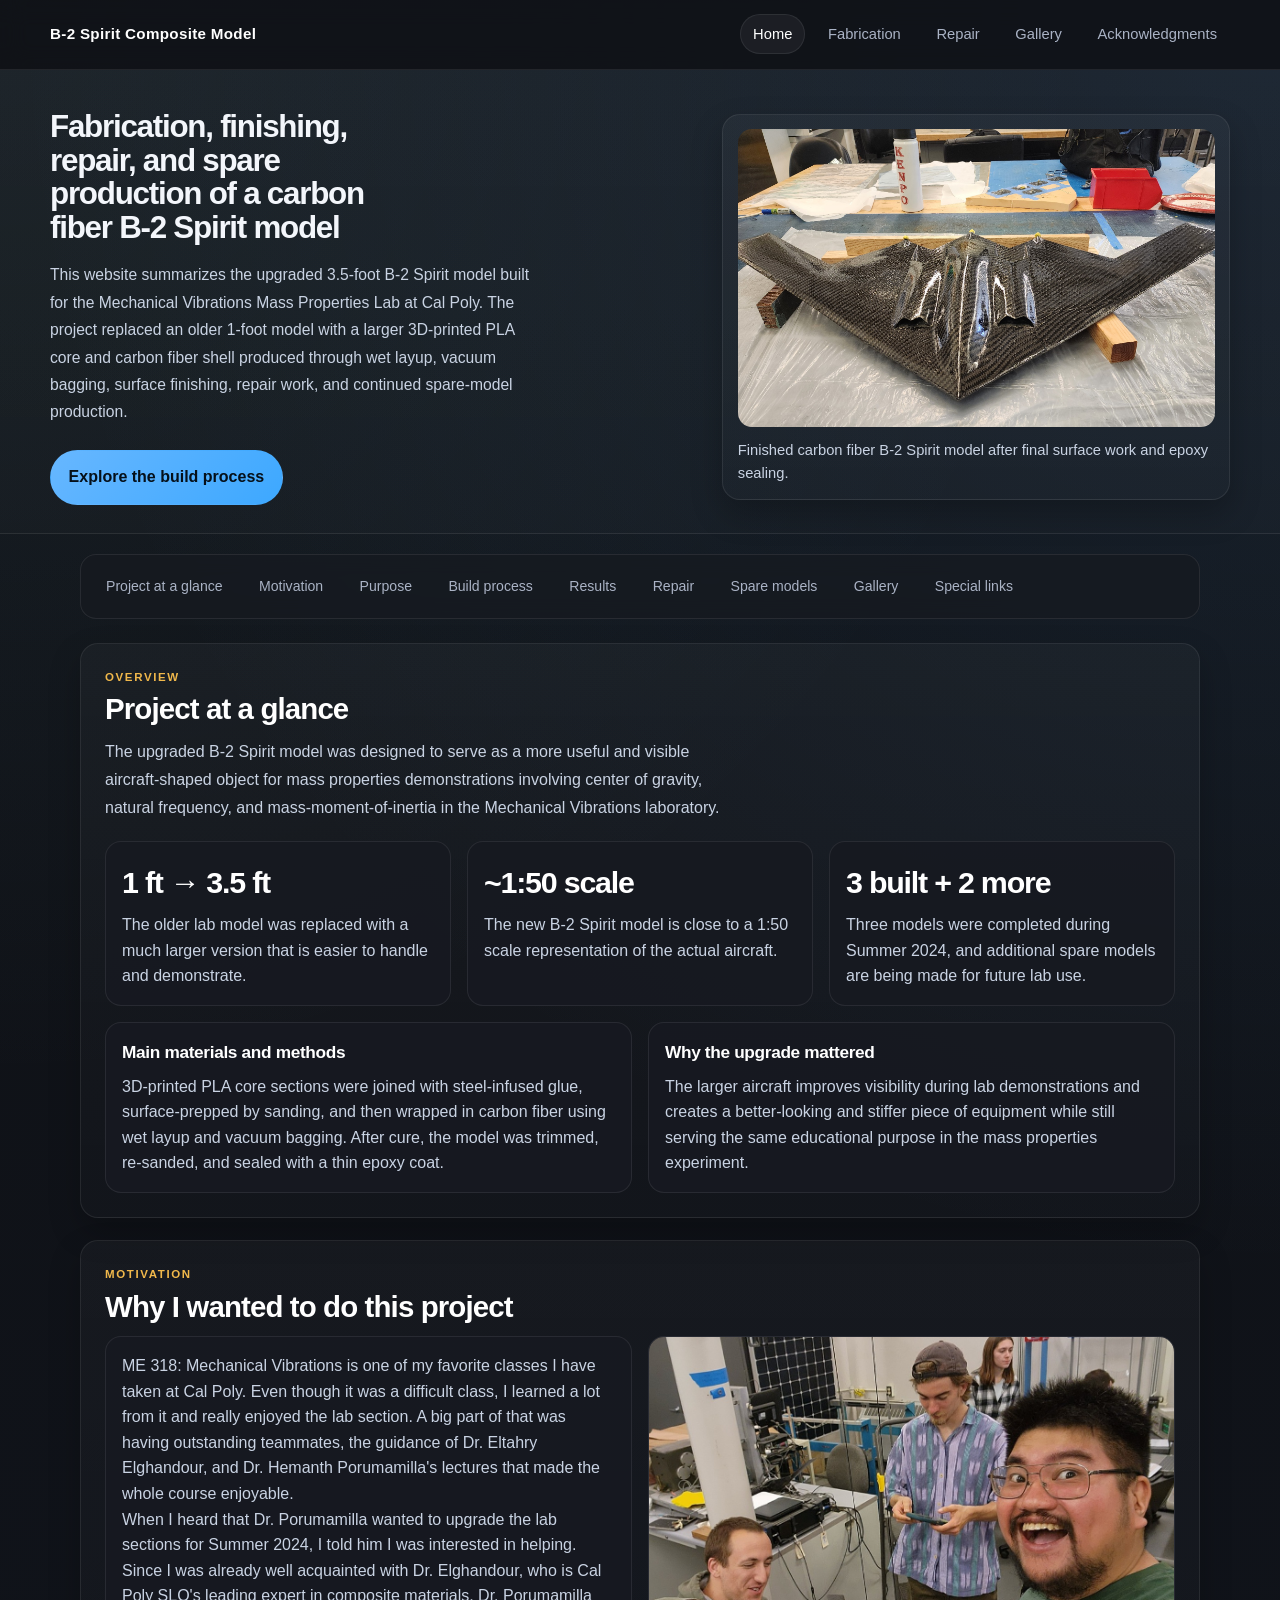
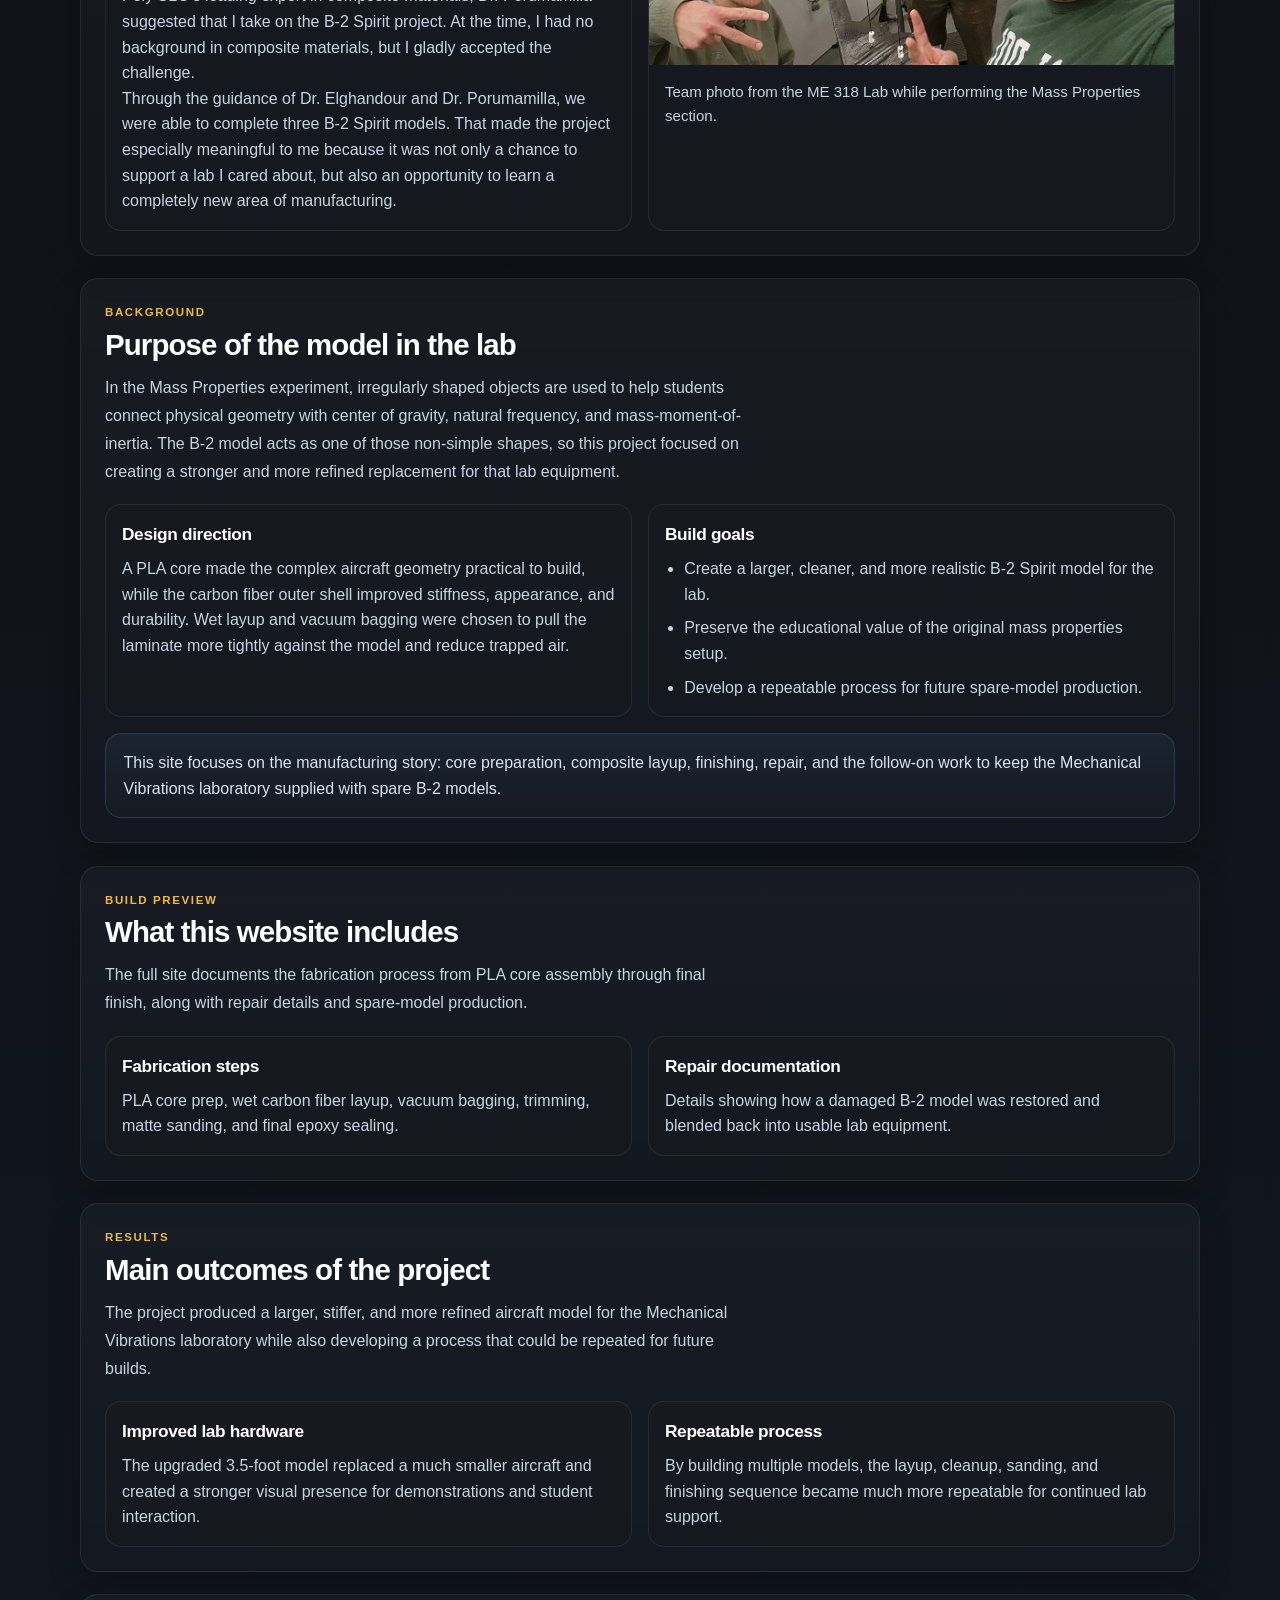
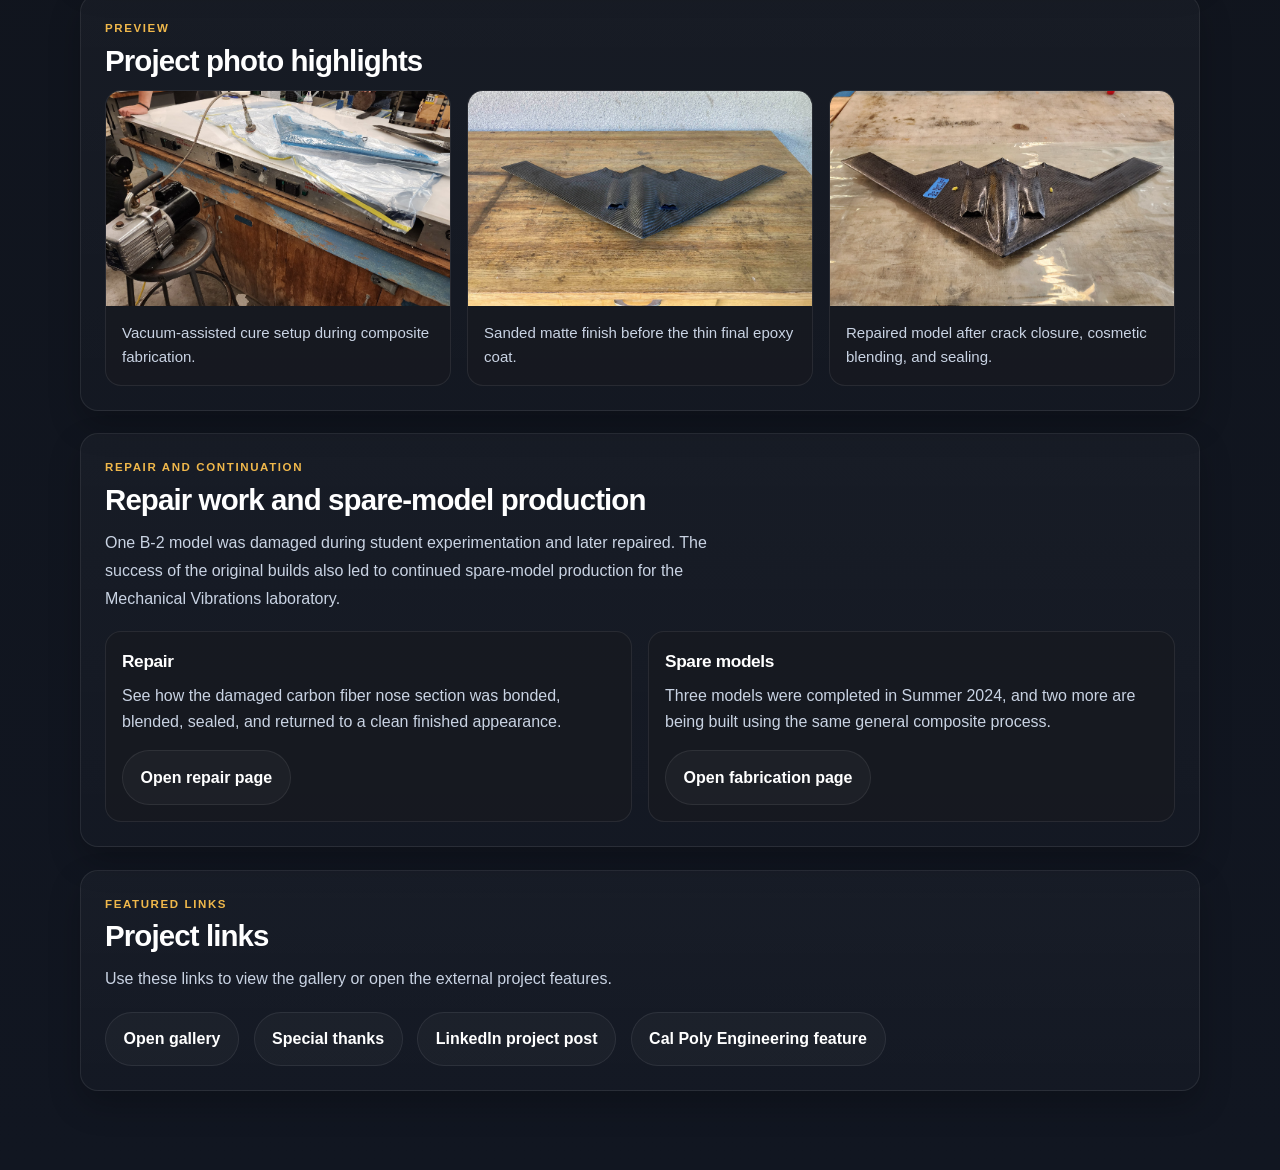
<file: index.html>
<!DOCTYPE html>
<html lang="en">
<head>
  <meta charset="UTF-8" />
  <meta name="viewport" content="width=device-width, initial-scale=1.0" />
  <title>B-2 Spirit Composite Model | Home</title>
  <meta
    name="description"
    content="Overview of the B-2 Spirit composite model project for the Mechanical Vibrations Mass Properties Lab."
  />
  <link rel="stylesheet" href="style.css" />

  <style>
    body.index-page {
      background:
        radial-gradient(circle at top right, rgba(103, 183, 255, 0.12), transparent 28%),
        radial-gradient(circle at top left, rgba(143, 226, 255, 0.08), transparent 24%),
        linear-gradient(180deg, #0f1115 0%, #111621 100%);
      color: #e9edf5;
    }

    .index-page .site-header {
      position: sticky;
      top: 0;
      z-index: 100;
      backdrop-filter: blur(12px);
      background: rgba(15, 17, 21, 0.82);
      border-bottom: 1px solid rgba(255,255,255,0.08);
    }

    .index-page .nav-wrap,
    .index-page .hero-shell,
    .index-page .home-main {
      width: min(1180px, calc(100% - 2rem));
      margin: 0 auto;
    }

    .index-page .nav-wrap {
      display: flex;
      align-items: center;
      justify-content: space-between;
      gap: 1rem;
      padding: 0.9rem 0;
    }

    .index-page .brand {
      font-weight: 700;
      letter-spacing: 0.02em;
      font-size: 0.95rem;
      color: #ffffff;
      white-space: nowrap;
      text-decoration: none;
    }

    .index-page nav ul {
      margin: 0;
      padding: 0;
      list-style: none;
      display: flex;
      flex-wrap: wrap;
      justify-content: flex-end;
      gap: 0.6rem;
    }

    .index-page nav a {
      display: inline-block;
      font-size: 0.92rem;
      color: #aab3c5;
      padding: 0.45rem 0.75rem;
      border-radius: 999px;
      border: 1px solid transparent;
      text-decoration: none;
      transition: 0.2s ease;
    }

    .index-page nav a.active,
    .index-page nav a:hover {
      color: #ffffff;
      background: rgba(255,255,255,0.05);
      border-color: rgba(255,255,255,0.08);
    }

    .index-page .hero-wrap {
      border-bottom: 1px solid rgba(255,255,255,0.08);
      background: linear-gradient(180deg, rgba(255,255,255,0.02), rgba(255,255,255,0.01));
    }

    .index-page .hero-shell {
      padding: 2.5rem 0 1.8rem;
    }

    .index-page .hero {
      display: grid;
      grid-template-columns: minmax(620px, 1.1fr) minmax(360px, 0.9fr);
      gap: 3.25rem;
      align-items: center;
      margin: 0;
      padding: 0;
      max-width: none;
    }

    .index-page .hero-copy {
      background: transparent;
      border: 0;
      box-shadow: none;
      padding: 0;
    }

    .index-page .hero-copy h1 {
      font-size: clamp(1.35rem, 2.45vw, 2.35rem);
      line-height: 1.08;
      letter-spacing: -0.04em;
      margin: 0 0 1rem;
      color: #f3f6fb;
      max-width: 18ch;
    }

    .index-page .hero-copy p.lead {
      font-size: 0.98rem;
      line-height: 1.75;
      color: #c9d3e3;
      margin: 0;
      max-width: 56ch;
    }

    .index-page .hero-actions,
    .index-page .button-row {
      display: flex;
      flex-wrap: wrap;
      gap: 0.9rem;
      margin-top: 1.5rem;
    }

    .index-page .button {
      display: inline-flex;
      align-items: center;
      justify-content: center;
      padding: 0.85rem 1.1rem;
      border-radius: 999px;
      border: 1px solid rgba(255,255,255,0.08);
      font-weight: 600;
      text-decoration: none;
      transition: transform 0.2s ease, filter 0.2s ease, background 0.2s ease;
    }

    .index-page .button:hover {
      transform: translateY(-1px);
      text-decoration: none;
    }

    .index-page .button.primary {
      background: linear-gradient(135deg, #67b7ff, #3da8ff);
      color: #05101a;
      border-color: transparent;
    }

    .index-page .button.secondary {
      background: rgba(255,255,255,0.03);
      color: #ffffff;
    }

    .index-page .hero-card {
      max-width: 600px;
      margin-left: auto;
      background: linear-gradient(180deg, rgba(255,255,255,0.04), rgba(255,255,255,0.015));
      border: 1px solid rgba(255,255,255,0.08);
      border-radius: 18px;
      padding: 0.9rem;
      box-shadow: 0 14px 32px rgba(0,0,0,0.24);
      overflow: hidden;
    }

    .index-page .hero-image img {
      width: 100%;
      border-radius: 14px;
      aspect-ratio: 16 / 10;
      object-fit: cover;
      display: block;
    }

    .index-page .hero-caption {
      margin-top: 0.75rem;
      font-size: 0.92rem;
      line-height: 1.55;
      color: #c9d3e3;
    }

    .index-page .section-nav {
      position: sticky;
      top: 4.2rem;
      z-index: 50;
      margin: 1.2rem 0 1.5rem;
      padding: 0.75rem;
      background: rgba(23, 26, 33, 0.78);
      border: 1px solid rgba(255,255,255,0.08);
      border-radius: 16px;
      backdrop-filter: blur(10px);
      overflow-x: auto;
    }

    .index-page .section-nav-inner {
      display: flex;
      gap: 0.65rem;
      min-width: max-content;
    }

    .index-page .section-nav a {
      color: #aab3c5;
      font-size: 0.88rem;
      padding: 0.45rem 0.75rem;
      border-radius: 999px;
      text-decoration: none;
      border: 1px solid transparent;
      white-space: nowrap;
    }

    .index-page .section-nav a:hover {
      color: #ffffff;
      background: rgba(255,255,255,0.04);
      border-color: rgba(255,255,255,0.08);
    }

    .index-page .home-main {
      padding: 0 0 3.5rem;
    }

    .index-page .home-section {
      margin-bottom: 1.4rem;
      padding: 1.5rem;
      background: linear-gradient(180deg, rgba(255,255,255,0.03), rgba(255,255,255,0.015));
      border: 1px solid rgba(255,255,255,0.08);
      border-radius: 18px;
      box-shadow: 0 14px 32px rgba(0,0,0,0.22);
      scroll-margin-top: 7rem;
    }

    .index-page .section-kicker {
      text-transform: uppercase;
      letter-spacing: 0.14em;
      font-size: 0.72rem;
      font-weight: 700;
      color: #f0b84b;
      margin-bottom: 0.45rem;
    }

    .index-page .home-section h2 {
      margin: 0 0 0.8rem;
      font-size: clamp(1.8rem, 2.3vw, 2.5rem);
      line-height: 1.1;
      letter-spacing: -0.03em;
      color: #ffffff;
    }

    .index-page .section-lede {
      color: #c9d3e3;
      max-width: 72ch;
      margin: 0 0 1.15rem;
      line-height: 1.75;
    }

    .index-page .stats-grid,
    .index-page .info-grid,
    .index-page .gallery-grid {
      display: grid;
      gap: 1rem;
    }

    .index-page .stats-grid {
      grid-template-columns: repeat(3, minmax(0, 1fr));
      margin-bottom: 1rem;
    }

    .index-page .info-grid {
      grid-template-columns: repeat(2, minmax(0, 1fr));
    }

    .index-page .gallery-grid {
      grid-template-columns: repeat(3, minmax(0, 1fr));
    }

    .index-page .stat-card,
    .index-page .info-card,
    .index-page .mini-card,
    .index-page .figure-card {
      background: rgba(23, 26, 33, 0.92);
      border: 1px solid rgba(255,255,255,0.08);
      border-radius: 16px;
      padding: 1rem;
    }

    .index-page .stat-value {
      font-size: 1.9rem;
      font-weight: 800;
      letter-spacing: -0.04em;
      margin-bottom: 0.35rem;
      color: #ffffff;
    }

    .index-page .stat-label,
    .index-page .info-card p,
    .index-page .mini-card p,
    .index-page .figure-caption,
    .index-page li {
      color: #c9d3e3;
      margin: 0;
    }

    .index-page .info-card h3,
    .index-page .mini-card h3 {
      margin: 0 0 0.45rem;
      font-size: 1.08rem;
      color: #ffffff;
      letter-spacing: -0.02em;
    }

    .index-page .figure-card,
    .index-page .figure {
      overflow: hidden;
    }

    .index-page .figure-card {
      padding: 0;
    }

    .index-page .figure-card img,
    .index-page .figure img {
      width: 100%;
      display: block;
      aspect-ratio: 16 / 10;
      object-fit: cover;
    }

    .index-page .figure-caption,
    .index-page .caption {
      padding: 0.9rem 1rem 1rem;
      font-size: 0.94rem;
      line-height: 1.6;
      color: #c9d3e3;
    }

    .index-page .note-card {
      margin-top: 1rem;
      padding: 1rem 1.1rem;
      border-radius: 16px;
      background: linear-gradient(180deg, rgba(103,183,255,0.08), rgba(255,255,255,0.015));
      border: 1px solid rgba(103,183,255,0.18);
      color: #d8e4f4;
    }

    .index-page .bullet-list {
      margin: 0;
      padding-left: 1.2rem;
    }

    .index-page .bullet-list li + li {
      margin-top: 0.5rem;
    }

    .index-page .featured-links {
      display: flex;
      flex-wrap: wrap;
      gap: 0.9rem;
      margin-top: 1rem;
    }

    @media (max-width: 980px) {
      .index-page .hero,
      .index-page .stats-grid,
      .index-page .info-grid,
      .index-page .gallery-grid {
        grid-template-columns: 1fr;
      }

      .index-page .hero-copy h1 {
        max-width: none;
      }

      .index-page .hero-card {
        max-width: none;
        margin-left: 0;
      }
    }

    @media (max-width: 720px) {
      .index-page .nav-wrap {
        align-items: flex-start;
        flex-direction: column;
      }

      .index-page .hero-shell {
        padding-top: 2.6rem;
      }

      .index-page .home-section {
        padding: 1.15rem;
      }
    }
  </style>
</head>
<body class="index-page">
  <header class="site-header">
    <div class="nav-wrap">
      <a class="brand" href="index.html">B-2 Spirit Composite Model</a>
      <nav aria-label="Main navigation">
        <ul>
          <li><a class="active" href="index.html">Home</a></li>
          <li><a href="fabrication.html">Fabrication</a></li>
          <li><a href="repair.html">Repair</a></li>
          <li><a href="gallery.html">Gallery</a></li>
          <li><a href="acknowledgments.html">Acknowledgments</a></li>
        </ul>
      </nav>
    </div>
  </header>

  <div class="hero-wrap">
    <div class="hero-shell">
      <section class="hero">
        <div class="hero-copy">
          <h1>Fabrication, finishing, repair, and spare production of a carbon fiber B-2 Spirit model</h1>
          <p class="lead">
            This website summarizes the upgraded 3.5-foot B-2 Spirit model built for the Mechanical Vibrations Mass Properties Lab at Cal Poly. The project replaced an older 1-foot model with a larger 3D-printed PLA core and carbon fiber shell produced through wet layup, vacuum bagging, surface finishing, repair work, and continued spare-model production.
          </p>
          <div class="hero-actions">
            <a class="button primary" href="fabrication.html">Explore the build process</a>
          </div>
        </div>

        <div class="hero-card hero-image">
          <img src="assets/final-gloss.jpg" alt="Completed glossy B-2 Spirit carbon fiber model on a workbench" />
          <div class="hero-caption">
            Finished carbon fiber B-2 Spirit model after final surface work and epoxy sealing.
          </div>
        </div>
      </section>
    </div>
  </div>

  <main class="home-main">
    <nav class="section-nav" aria-label="Section navigation">
      <div class="section-nav-inner">
        <a href="#overview">Project at a glance</a>
        <a href="#motivation">Motivation</a>
        <a href="#purpose">Purpose</a>
        <a href="#build">Build process</a>
        <a href="#results">Results</a>
        <a href="#repair-link">Repair</a>
        <a href="#spares">Spare models</a>
        <a href="#gallery-preview">Gallery</a>
        <a href="#links">Special links</a>
      </div>
    </nav>

    <section class="home-section" id="overview">
      <div class="section-kicker">Overview</div>
      <h2>Project at a glance</h2>
      <p class="section-lede">
        The upgraded B-2 Spirit model was designed to serve as a more useful and visible aircraft-shaped object for mass properties demonstrations involving center of gravity, natural frequency, and mass-moment-of-inertia in the Mechanical Vibrations laboratory.
      </p>

      <div class="stats-grid">
        <div class="stat-card">
          <div class="stat-value">1 ft → 3.5 ft</div>
          <p class="stat-label">
            The older lab model was replaced with a much larger version that is easier to handle and demonstrate.
          </p>
        </div>
        <div class="stat-card">
          <div class="stat-value">~1:50 scale</div>
          <p class="stat-label">
            The new B-2 Spirit model is close to a 1:50 scale representation of the actual aircraft.
          </p>
        </div>
        <div class="stat-card">
          <div class="stat-value">3 built + 2 more</div>
          <p class="stat-label">
            Three models were completed during Summer 2024, and additional spare models are being made for future lab use.
          </p>
        </div>
      </div>

      <div class="info-grid">
        <div class="info-card">
          <h3>Main materials and methods</h3>
          <p>
            3D-printed PLA core sections were joined with steel-infused glue, surface-prepped by sanding, and then wrapped in carbon fiber using wet layup and vacuum bagging. After cure, the model was trimmed, re-sanded, and sealed with a thin epoxy coat.
          </p>
        </div>
        <div class="info-card">
          <h3>Why the upgrade mattered</h3>
          <p>
            The larger aircraft improves visibility during lab demonstrations and creates a better-looking and stiffer piece of equipment while still serving the same educational purpose in the mass properties experiment.
          </p>
        </div>
      </div>
    </section>

    <section class="home-section" id="motivation">
      <div class="section-kicker">Motivation</div>
      <h2>Why I wanted to do this project</h2>

      <div class="info-grid">
        <div class="info-card">
          <p>
            ME 318: Mechanical Vibrations is one of my favorite classes I have taken at Cal Poly. Even though it was a difficult class, I learned a lot from it and really enjoyed the lab section. A big part of that was having outstanding teammates, the guidance of Dr. Eltahry Elghandour, and Dr. Hemanth Porumamilla's lectures that made the whole course enjoyable.
          </p>
          <p> </p>
          <p>
            When I heard that Dr. Porumamilla wanted to upgrade the lab sections for Summer 2024, I told him I was interested in helping. Since I was already well acquainted with Dr. Elghandour,  who is Cal Poly SLO's leading expert in composite materials, Dr. Porumamilla suggested that I take on the B-2 Spirit project. At the time, I had no background in composite materials, but I gladly accepted the challenge.
          </p>
          <p> </p>
          <p>
            Through the guidance of Dr. Elghandour and Dr. Porumamilla, we were able to complete three B-2 Spirit models. That made the project especially meaningful to me because it was not only a chance to support a lab I cared about, but also an opportunity to learn a completely new area of manufacturing.
          </p>
        </div>

        <div class="figure-card">
          <img src="assets/team-photo.jpg" alt="Team photo from the B-2 Spirit project" />
          <div class="figure-caption">
            Team photo from the ME 318 Lab while performing the Mass Properties section.
          </div>
        </div>
      </div>
    </section>

    <section class="home-section" id="purpose">
      <div class="section-kicker">Background</div>
      <h2>Purpose of the model in the lab</h2>
      <p class="section-lede">
        In the Mass Properties experiment, irregularly shaped objects are used to help students connect physical geometry with center of gravity, natural frequency, and mass-moment-of-inertia. The B-2 model acts as one of those non-simple shapes, so this project focused on creating a stronger and more refined replacement for that lab equipment.
      </p>

      <div class="info-grid">
        <div class="info-card">
          <h3>Design direction</h3>
          <p>
            A PLA core made the complex aircraft geometry practical to build, while the carbon fiber outer shell improved stiffness, appearance, and durability. Wet layup and vacuum bagging were chosen to pull the laminate more tightly against the model and reduce trapped air.
          </p>
        </div>

        <div class="info-card">
          <h3>Build goals</h3>
          <ul class="bullet-list">
            <li>Create a larger, cleaner, and more realistic B-2 Spirit model for the lab.</li>
            <li>Preserve the educational value of the original mass properties setup.</li>
            <li>Develop a repeatable process for future spare-model production.</li>
          </ul>
        </div>
      </div>

      <div class="note-card">
        This site focuses on the manufacturing story: core preparation, composite layup, finishing, repair, and the follow-on work to keep the Mechanical Vibrations laboratory supplied with spare B-2 models.
      </div>
    </section>

    <section class="home-section" id="build">
      <div class="section-kicker">Build preview</div>
      <h2>What this website includes</h2>
      <p class="section-lede">
        The full site documents the fabrication process from PLA core assembly through final finish, along with repair details and spare-model production.
      </p>

      <div class="info-grid">
        <div class="mini-card">
          <h3>Fabrication steps</h3>
          <p>PLA core prep, wet carbon fiber layup, vacuum bagging, trimming, matte sanding, and final epoxy sealing.</p>
        </div>
        <div class="mini-card">
          <h3>Repair documentation</h3>
          <p>Details showing how a damaged B-2 model was restored and blended back into usable lab equipment.</p>
        </div>
      </div>
    </section>

    <section class="home-section" id="results">
      <div class="section-kicker">Results</div>
      <h2>Main outcomes of the project</h2>
      <p class="section-lede">
        The project produced a larger, stiffer, and more refined aircraft model for the Mechanical Vibrations laboratory while also developing a process that could be repeated for future builds.
      </p>

      <div class="info-grid">
        <div class="mini-card">
          <h3>Improved lab hardware</h3>
          <p>The upgraded 3.5-foot model replaced a much smaller aircraft and created a stronger visual presence for demonstrations and student interaction.</p>
        </div>
        <div class="mini-card">
          <h3>Repeatable process</h3>
          <p>By building multiple models, the layup, cleanup, sanding, and finishing sequence became much more repeatable for continued lab support.</p>
        </div>
      </div>
    </section>

    <section class="home-section" id="gallery-preview">
      <div class="section-kicker">Preview</div>
      <h2>Project photo highlights</h2>

      <div class="gallery-grid">
        <div class="figure-card">
          <img src="assets/vacuum-pump.jpg" alt="Vacuum pump connected to the layup bag" />
          <div class="figure-caption">Vacuum-assisted cure setup during composite fabrication.</div>
        </div>
        <div class="figure-card">
          <img src="assets/matte-finish.jpg" alt="Sanded matte finish before final epoxy seal coat" />
          <div class="figure-caption">Sanded matte finish before the thin final epoxy coat.</div>
        </div>
        <div class="figure-card">
          <img src="assets/repair-full.jpg" alt="Repaired B-2 Spirit model after repair was completed" />
          <div class="figure-caption">Repaired model after crack closure, cosmetic blending, and sealing.</div>
        </div>
      </div>
    </section>

    <section class="home-section" id="repair-link">
      <div class="section-kicker">Repair and continuation</div>
      <h2>Repair work and spare-model production</h2>
      <p class="section-lede">
        One B-2 model was damaged during student experimentation and later repaired. The success of the original builds also led to continued spare-model production for the Mechanical Vibrations laboratory.
      </p>

      <div class="info-grid">
        <div class="mini-card">
          <h3>Repair</h3>
          <p>See how the damaged carbon fiber nose section was bonded, blended, sealed, and returned to a clean finished appearance.</p>
          <div class="featured-links">
            <a class="button secondary" href="repair.html">Open repair page</a>
          </div>
        </div>
        <div class="mini-card" id="spares">
          <h3>Spare models</h3>
          <p>Three models were completed in Summer 2024, and two more are being built using the same general composite process.</p>
          <div class="featured-links">
            <a class="button secondary" href="fabrication.html">Open fabrication page</a>
          </div>
        </div>
      </div>
    </section>

    <section class="home-section" id="links">
      <div class="section-kicker">Featured links</div>
      <h2>Project links</h2>
      <p class="section-lede">
        Use these links to view the gallery or open the external project features.
      </p>

      <div class="featured-links">
        <a class="button secondary" href="gallery.html">Open gallery</a>
        <a class="button secondary" href="acknowledgments.html">Special thanks</a>
        <a
          class="button secondary"
          href="https://www.linkedin.com/posts/john-f-tomas_calpolyengineering-calpolymechanicalengineering-activity-7405005292553457664-iVJH?utm_source=share&utm_medium=member_desktop&rcm=ACoAAD9UJ3QBx8UnV5CKLwGNR-9RdJzGk0k2j6o"
          target="_blank"
          rel="noopener noreferrer"
        >
          LinkedIn project post
        </a>
        <a
          class="button secondary"
          href="https://ceng.calpoly.edu/connection/2024/10/shop-talk/"
          target="_blank"
          rel="noopener noreferrer"
        >
          Cal Poly Engineering feature
        </a>
      </div>
    </section>
  </main>
</body>
</html>
</file>
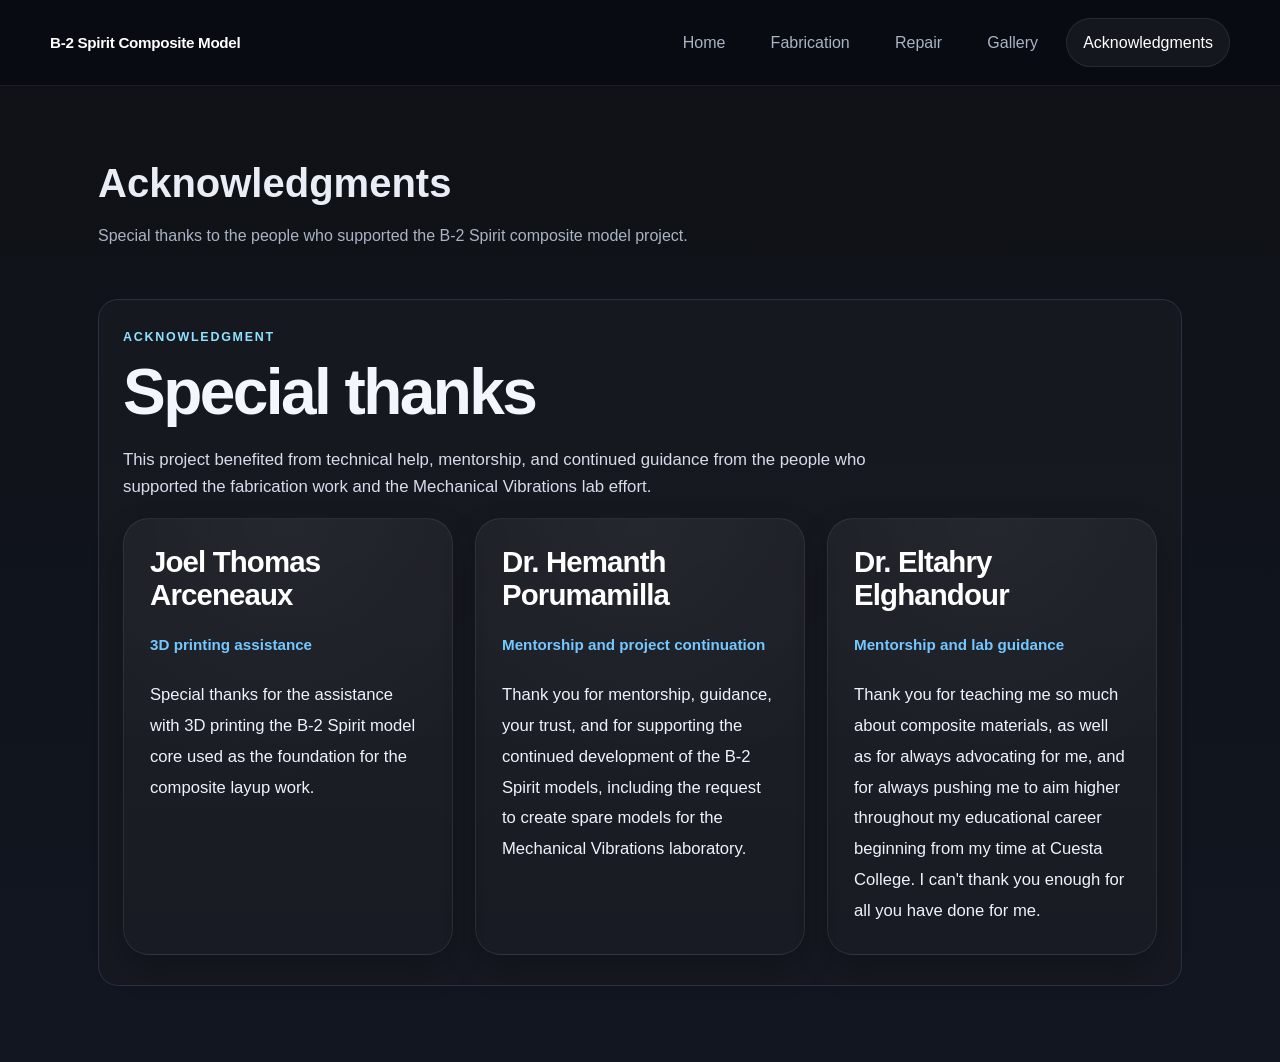
<file: acknowledgments.html>
<!DOCTYPE html>
<html lang="en">
<head>
  <meta charset="UTF-8" />
  <meta name="viewport" content="width=device-width, initial-scale=1.0" />
  <title>B-2 Spirit Composite Model | Acknowledgments</title>
  <meta
    name="description"
    content="Acknowledgments and featured links for the B-2 Spirit composite model project."
  />
  <link rel="stylesheet" href="style.css" />
</head>
<body>
  <header class="site-header">
    <div class="nav-wrap">
      <a class="brand" href="index.html">B-2 Spirit Composite Model</a>
      <nav aria-label="Main navigation">
        <ul>
          <li><a href="index.html">Home</a></li>
          <li><a href="fabrication.html">Fabrication</a></li>
          <li><a href="repair.html">Repair</a></li>
          <li><a href="gallery.html">Gallery</a></li>
          <li><a class="active" href="acknowledgments.html">Acknowledgments</a></li>
        </ul>
      </nav>
    </div>
  </header>

  <div class="page-intro">
    <h1>Acknowledgments</h1>
    <p>Special thanks to the people who supported the B-2 Spirit composite model project.</p>
  </div>

  <main>
    <section class="section thanks-section">
      <div class="section-header">
        <div
          class="eyebrow"
          style="background: transparent; border-color: transparent; color: var(--accent-2); padding: 0; margin-bottom: 0.75rem; letter-spacing: 0.14em; text-transform: uppercase; font-size: 0.78rem;"
        >
          Acknowledgment
        </div>

        <h2 class="big-title">Special thanks</h2>

        <p class="muted" style="font-size: 1.05rem; max-width: 820px; margin-top: 1rem;">
          This project benefited from technical help, mentorship, and continued guidance from the people who supported the fabrication work and the Mechanical Vibrations lab effort.
        </p>
      </div>

      <div class="thanks-grid">
        <div class="thanks-card">
          <h3>Joel Thomas Arceneaux</h3>
          <div class="thanks-role">3D printing assistance</div>
          <p>
            Special thanks for the assistance with 3D printing the B-2 Spirit model core used as the foundation for the composite layup work.
          </p>
        </div>

        <div class="thanks-card">
          <h3>Dr. Hemanth Porumamilla</h3>
          <div class="thanks-role">Mentorship and project continuation</div>
          <p>
            Thank you for mentorship, guidance, your trust, and for supporting the continued development of the B-2 Spirit models, including the request to create spare models for the Mechanical Vibrations laboratory.
          </p>
        </div>

        <div class="thanks-card">
          <h3>Dr. Eltahry Elghandour</h3>
          <div class="thanks-role">Mentorship and lab guidance</div>
          <p>
            Thank you for teaching me so much about composite materials, as well as for always advocating for me, and for always pushing me to aim higher throughout my educational career beginning from my time at Cuesta College. I can't thank you enough for all you have done for me.
          </p>
        </div>
      </div>
    </section>
  </main>
</body>
</html>
</file>
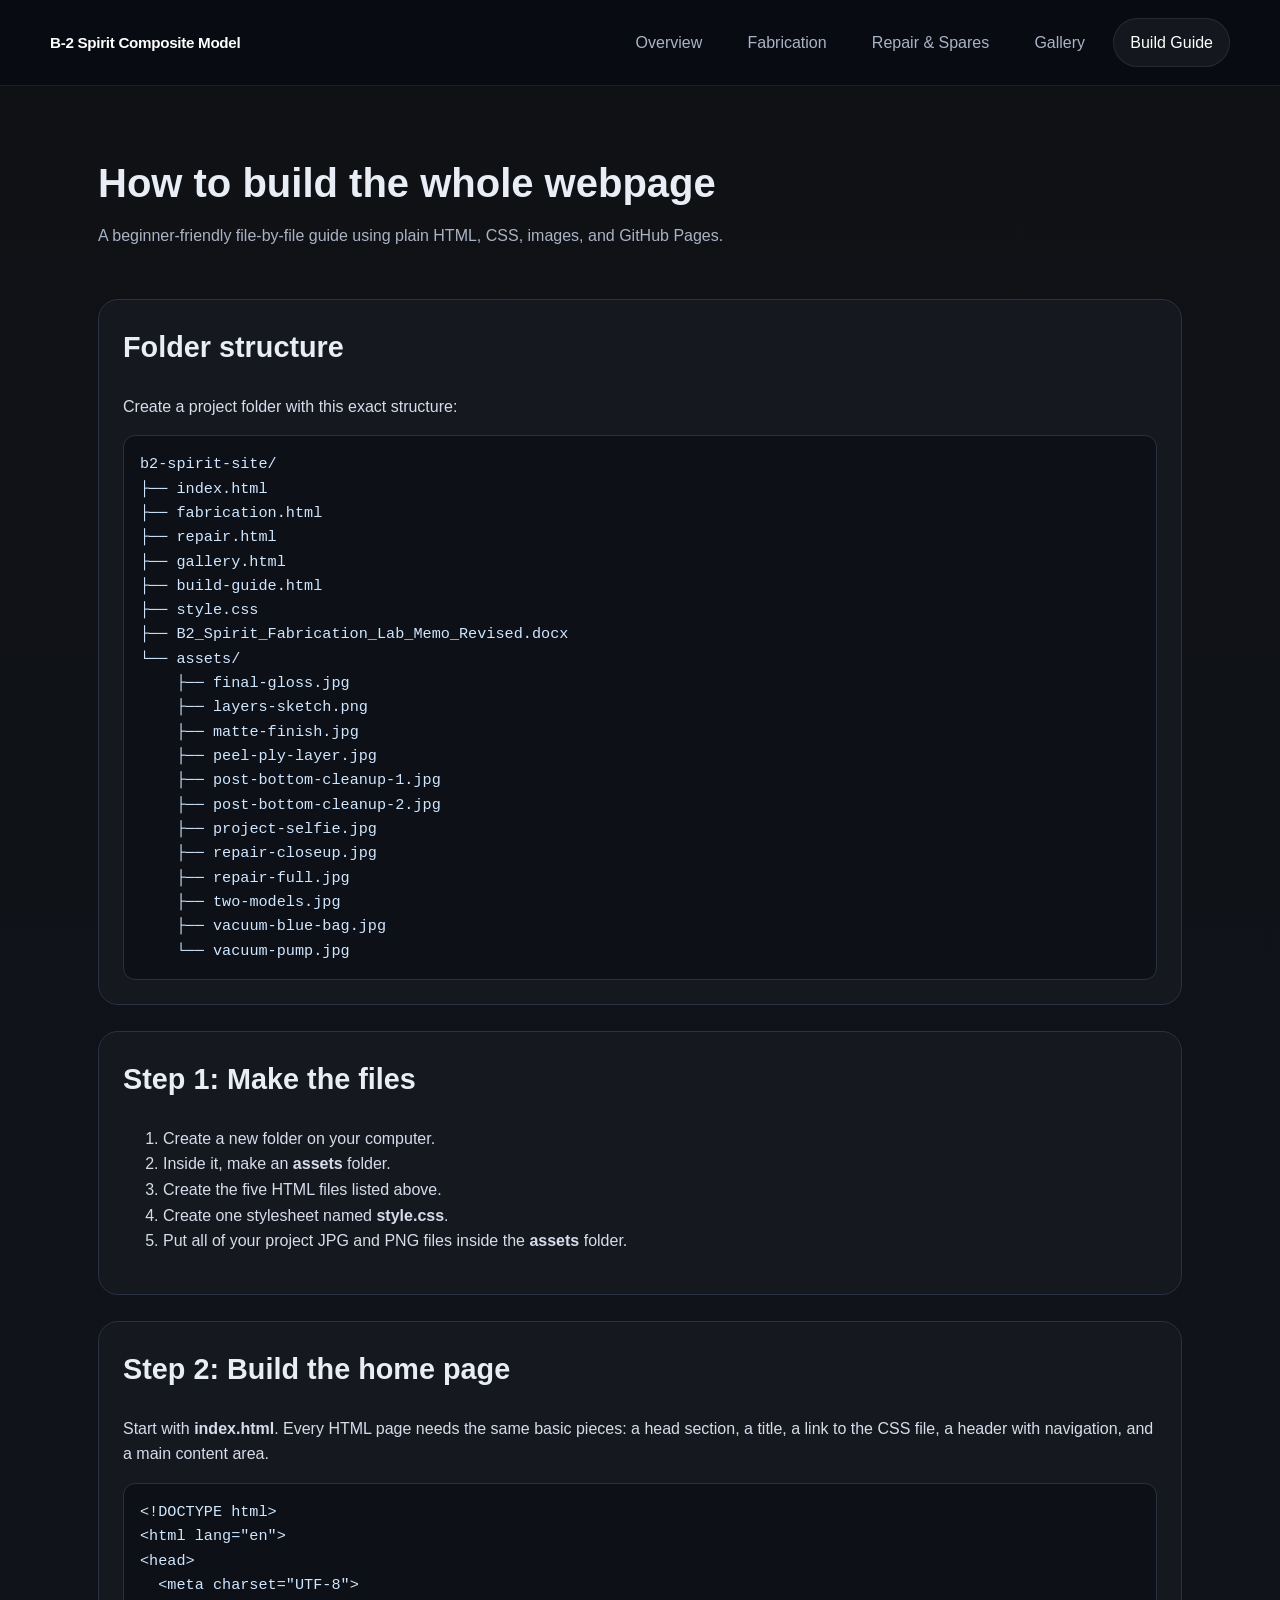
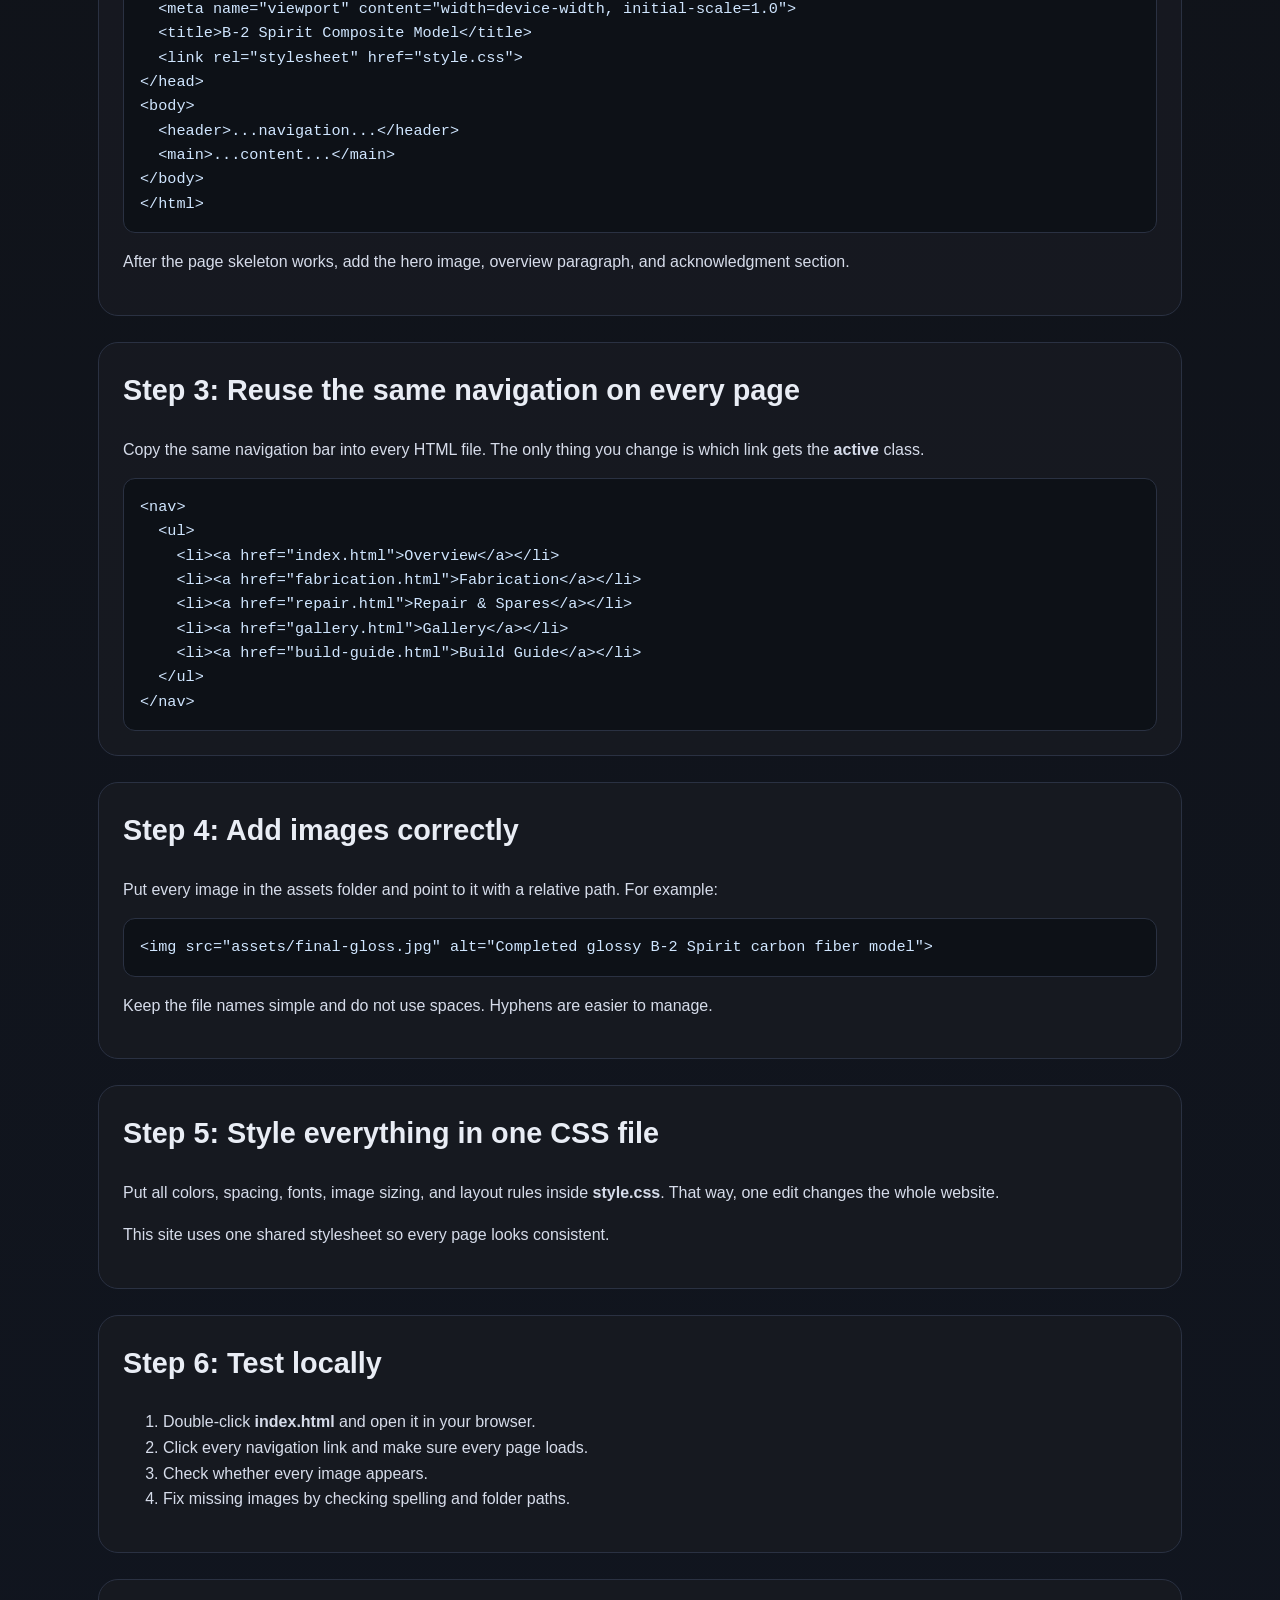
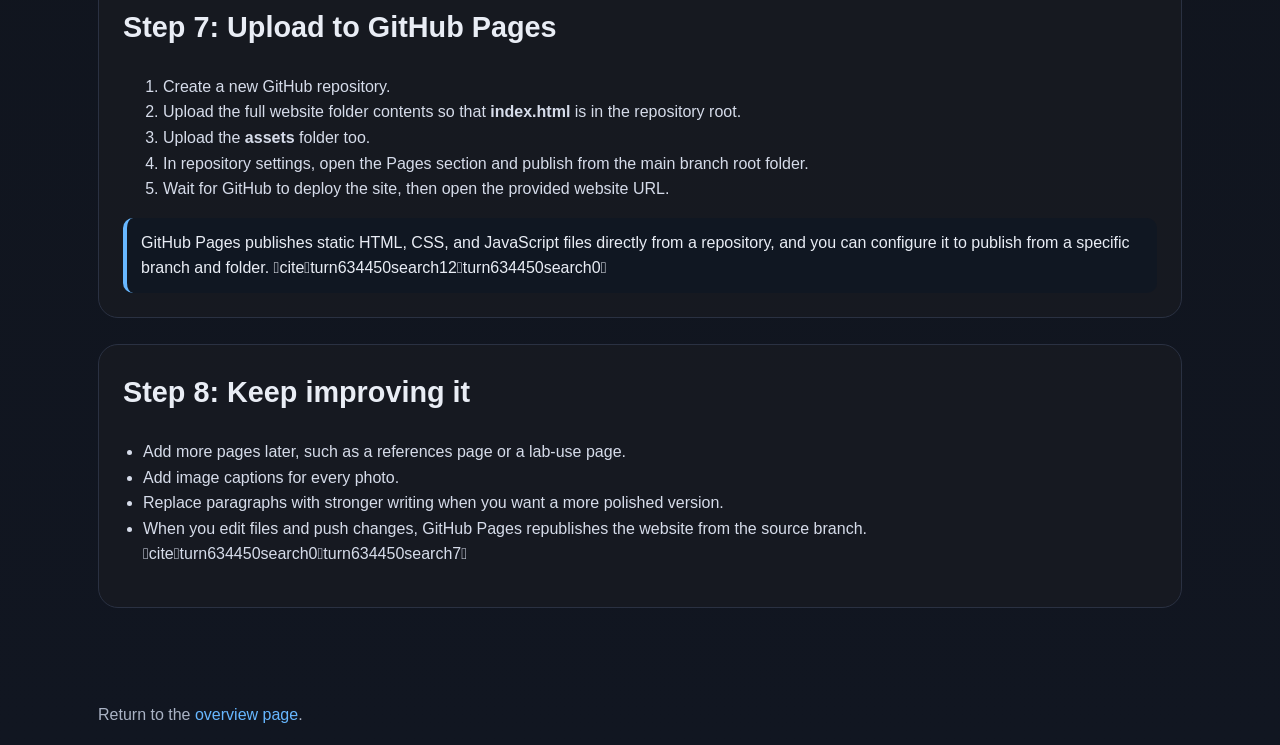
<file: build-guide.html>
<!DOCTYPE html>
<html lang="en">
<head>
  <meta charset="UTF-8">
  <meta name="viewport" content="width=device-width, initial-scale=1.0">
  <title>B-2 Spirit Composite Model | Build Guide</title>
  <link rel="stylesheet" href="style.css">
</head>
<body>
  <header class="site-header">
    <div class="nav-wrap">
      <div class="brand">B-2 Spirit Composite Model</div>
      <nav>
        <ul>
          <li><a href="index.html">Overview</a></li>
          <li><a href="fabrication.html">Fabrication</a></li>
          <li><a href="repair.html">Repair & Spares</a></li>
          <li><a href="gallery.html">Gallery</a></li>
          <li><a class="active" href="build-guide.html">Build Guide</a></li>
        </ul>
      </nav>
    </div>
  </header>

  <div class="page-intro">
    <h1>How to build the whole webpage</h1>
    <p>A beginner-friendly file-by-file guide using plain HTML, CSS, images, and GitHub Pages.</p>
  </div>

  <main>
    <section class="section">
      <h2>Folder structure</h2>
      <p>Create a project folder with this exact structure:</p>
      <div class="code-block">b2-spirit-site/
├── index.html
├── fabrication.html
├── repair.html
├── gallery.html
├── build-guide.html
├── style.css
├── B2_Spirit_Fabrication_Lab_Memo_Revised.docx
└── assets/
    ├── final-gloss.jpg
    ├── layers-sketch.png
    ├── matte-finish.jpg
    ├── peel-ply-layer.jpg
    ├── post-bottom-cleanup-1.jpg
    ├── post-bottom-cleanup-2.jpg
    ├── project-selfie.jpg
    ├── repair-closeup.jpg
    ├── repair-full.jpg
    ├── two-models.jpg
    ├── vacuum-blue-bag.jpg
    └── vacuum-pump.jpg</div>
    </section>

    <section class="section">
      <h2>Step 1: Make the files</h2>
      <ol>
        <li>Create a new folder on your computer.</li>
        <li>Inside it, make an <strong>assets</strong> folder.</li>
        <li>Create the five HTML files listed above.</li>
        <li>Create one stylesheet named <strong>style.css</strong>.</li>
        <li>Put all of your project JPG and PNG files inside the <strong>assets</strong> folder.</li>
      </ol>
    </section>

    <section class="section">
      <h2>Step 2: Build the home page</h2>
      <p>
        Start with <strong>index.html</strong>. Every HTML page needs the same basic pieces: a head section, a title, a link to the CSS file, a header with navigation, and a main content area.
      </p>
      <div class="code-block">&lt;!DOCTYPE html&gt;
&lt;html lang="en"&gt;
&lt;head&gt;
  &lt;meta charset="UTF-8"&gt;
  &lt;meta name="viewport" content="width=device-width, initial-scale=1.0"&gt;
  &lt;title&gt;B-2 Spirit Composite Model&lt;/title&gt;
  &lt;link rel="stylesheet" href="style.css"&gt;
&lt;/head&gt;
&lt;body&gt;
  &lt;header&gt;...navigation...&lt;/header&gt;
  &lt;main&gt;...content...&lt;/main&gt;
&lt;/body&gt;
&lt;/html&gt;</div>
      <p>
        After the page skeleton works, add the hero image, overview paragraph, and acknowledgment section.
      </p>
    </section>

    <section class="section">
      <h2>Step 3: Reuse the same navigation on every page</h2>
      <p>
        Copy the same navigation bar into every HTML file. The only thing you change is which link gets the <strong>active</strong> class.
      </p>
      <div class="code-block">&lt;nav&gt;
  &lt;ul&gt;
    &lt;li&gt;&lt;a href="index.html"&gt;Overview&lt;/a&gt;&lt;/li&gt;
    &lt;li&gt;&lt;a href="fabrication.html"&gt;Fabrication&lt;/a&gt;&lt;/li&gt;
    &lt;li&gt;&lt;a href="repair.html"&gt;Repair &amp; Spares&lt;/a&gt;&lt;/li&gt;
    &lt;li&gt;&lt;a href="gallery.html"&gt;Gallery&lt;/a&gt;&lt;/li&gt;
    &lt;li&gt;&lt;a href="build-guide.html"&gt;Build Guide&lt;/a&gt;&lt;/li&gt;
  &lt;/ul&gt;
&lt;/nav&gt;</div>
    </section>

    <section class="section">
      <h2>Step 4: Add images correctly</h2>
      <p>
        Put every image in the assets folder and point to it with a relative path. For example:
      </p>
      <div class="code-block">&lt;img src="assets/final-gloss.jpg" alt="Completed glossy B-2 Spirit carbon fiber model"&gt;</div>
      <p>
        Keep the file names simple and do not use spaces. Hyphens are easier to manage.
      </p>
    </section>

    <section class="section">
      <h2>Step 5: Style everything in one CSS file</h2>
      <p>
        Put all colors, spacing, fonts, image sizing, and layout rules inside <strong>style.css</strong>. That way, one edit changes the whole website.
      </p>
      <p>
        This site uses one shared stylesheet so every page looks consistent.
      </p>
    </section>

    <section class="section">
      <h2>Step 6: Test locally</h2>
      <ol>
        <li>Double-click <strong>index.html</strong> and open it in your browser.</li>
        <li>Click every navigation link and make sure every page loads.</li>
        <li>Check whether every image appears.</li>
        <li>Fix missing images by checking spelling and folder paths.</li>
      </ol>
    </section>

    <section class="section">
      <h2>Step 7: Upload to GitHub Pages</h2>
      <ol>
        <li>Create a new GitHub repository.</li>
        <li>Upload the full website folder contents so that <strong>index.html</strong> is in the repository root.</li>
        <li>Upload the <strong>assets</strong> folder too.</li>
        <li>In repository settings, open the Pages section and publish from the main branch root folder.</li>
        <li>Wait for GitHub to deploy the site, then open the provided website URL.</li>
      </ol>
      <div class="note">
        GitHub Pages publishes static HTML, CSS, and JavaScript files directly from a repository, and you can configure it to publish from a specific branch and folder. citeturn634450search12turn634450search0
      </div>
    </section>

    <section class="section">
      <h2>Step 8: Keep improving it</h2>
      <ul>
        <li>Add more pages later, such as a references page or a lab-use page.</li>
        <li>Add image captions for every photo.</li>
        <li>Replace paragraphs with stronger writing when you want a more polished version.</li>
        <li>When you edit files and push changes, GitHub Pages republishes the website from the source branch. citeturn634450search0turn634450search7</li>
      </ul>
    </section>
  </main>

  <footer>
    Return to the <a href="index.html">overview page</a>.
  </footer>
</body>
</html>
</file>
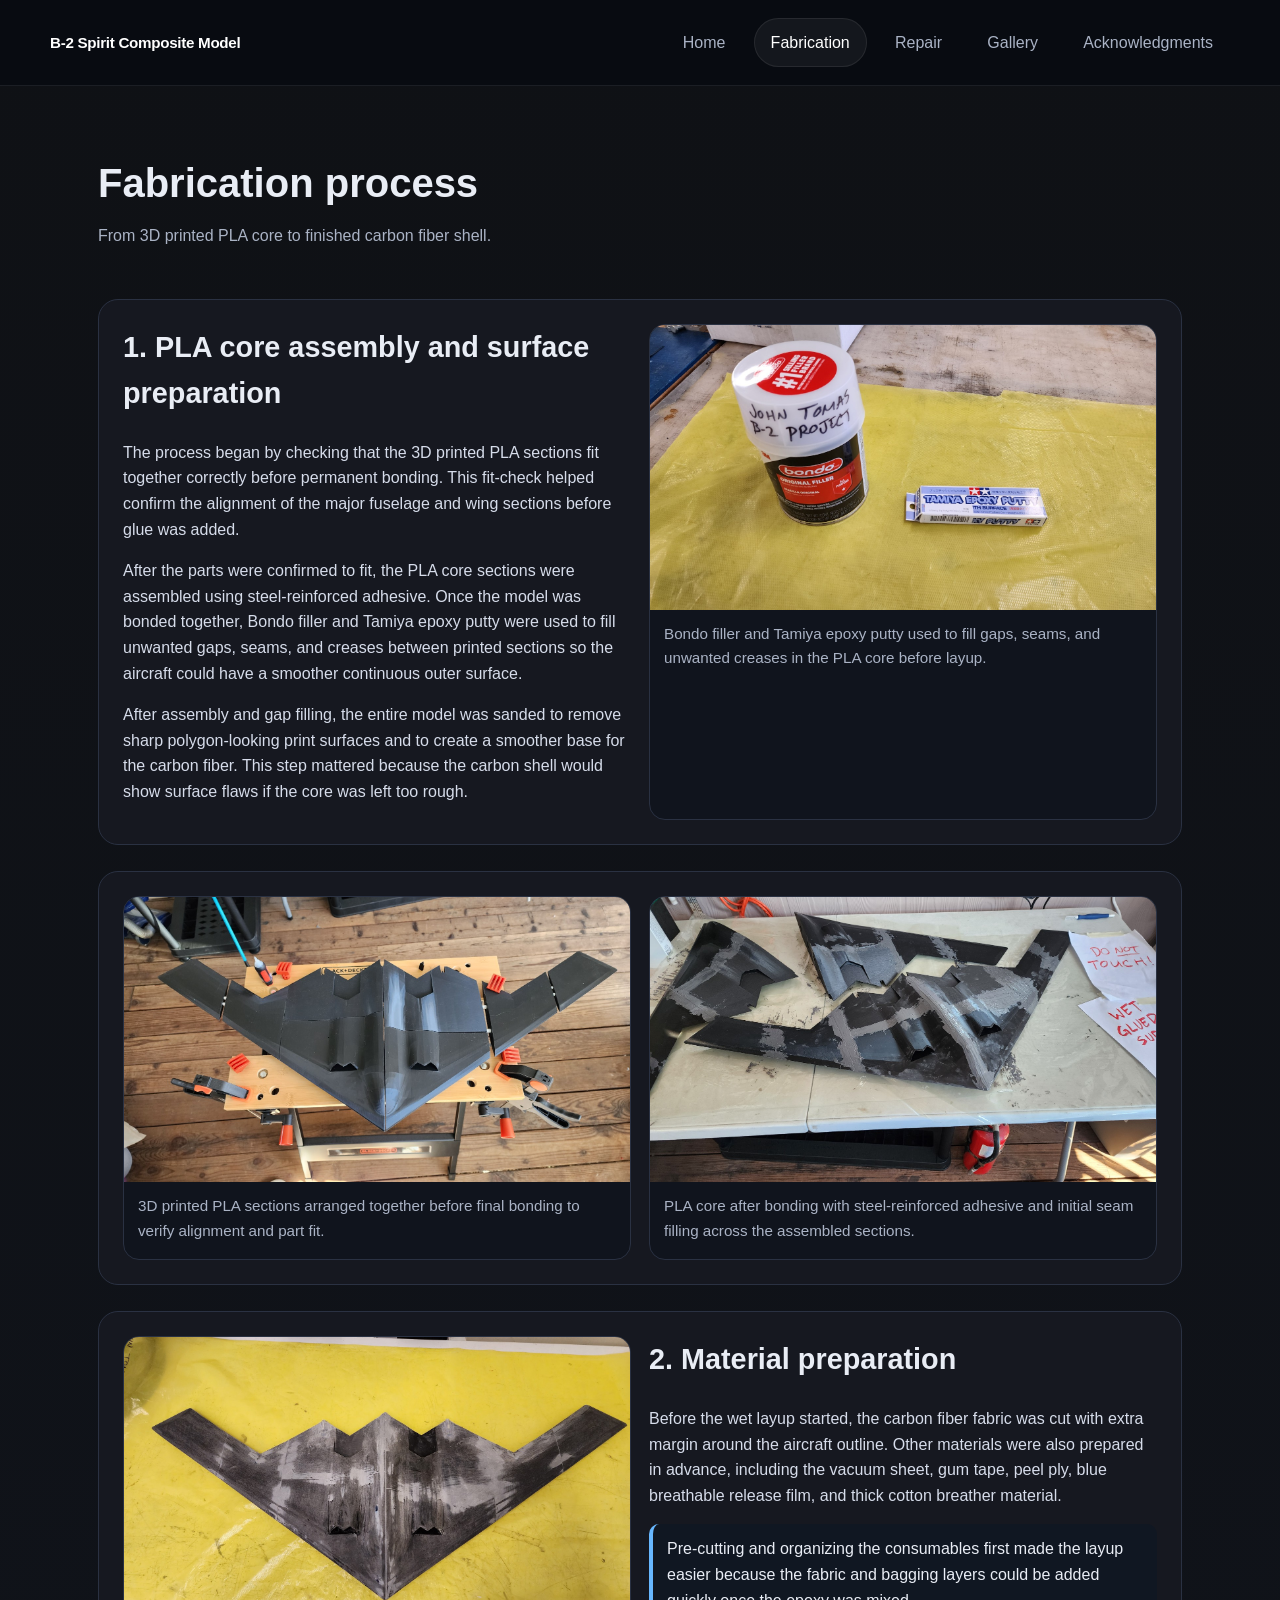
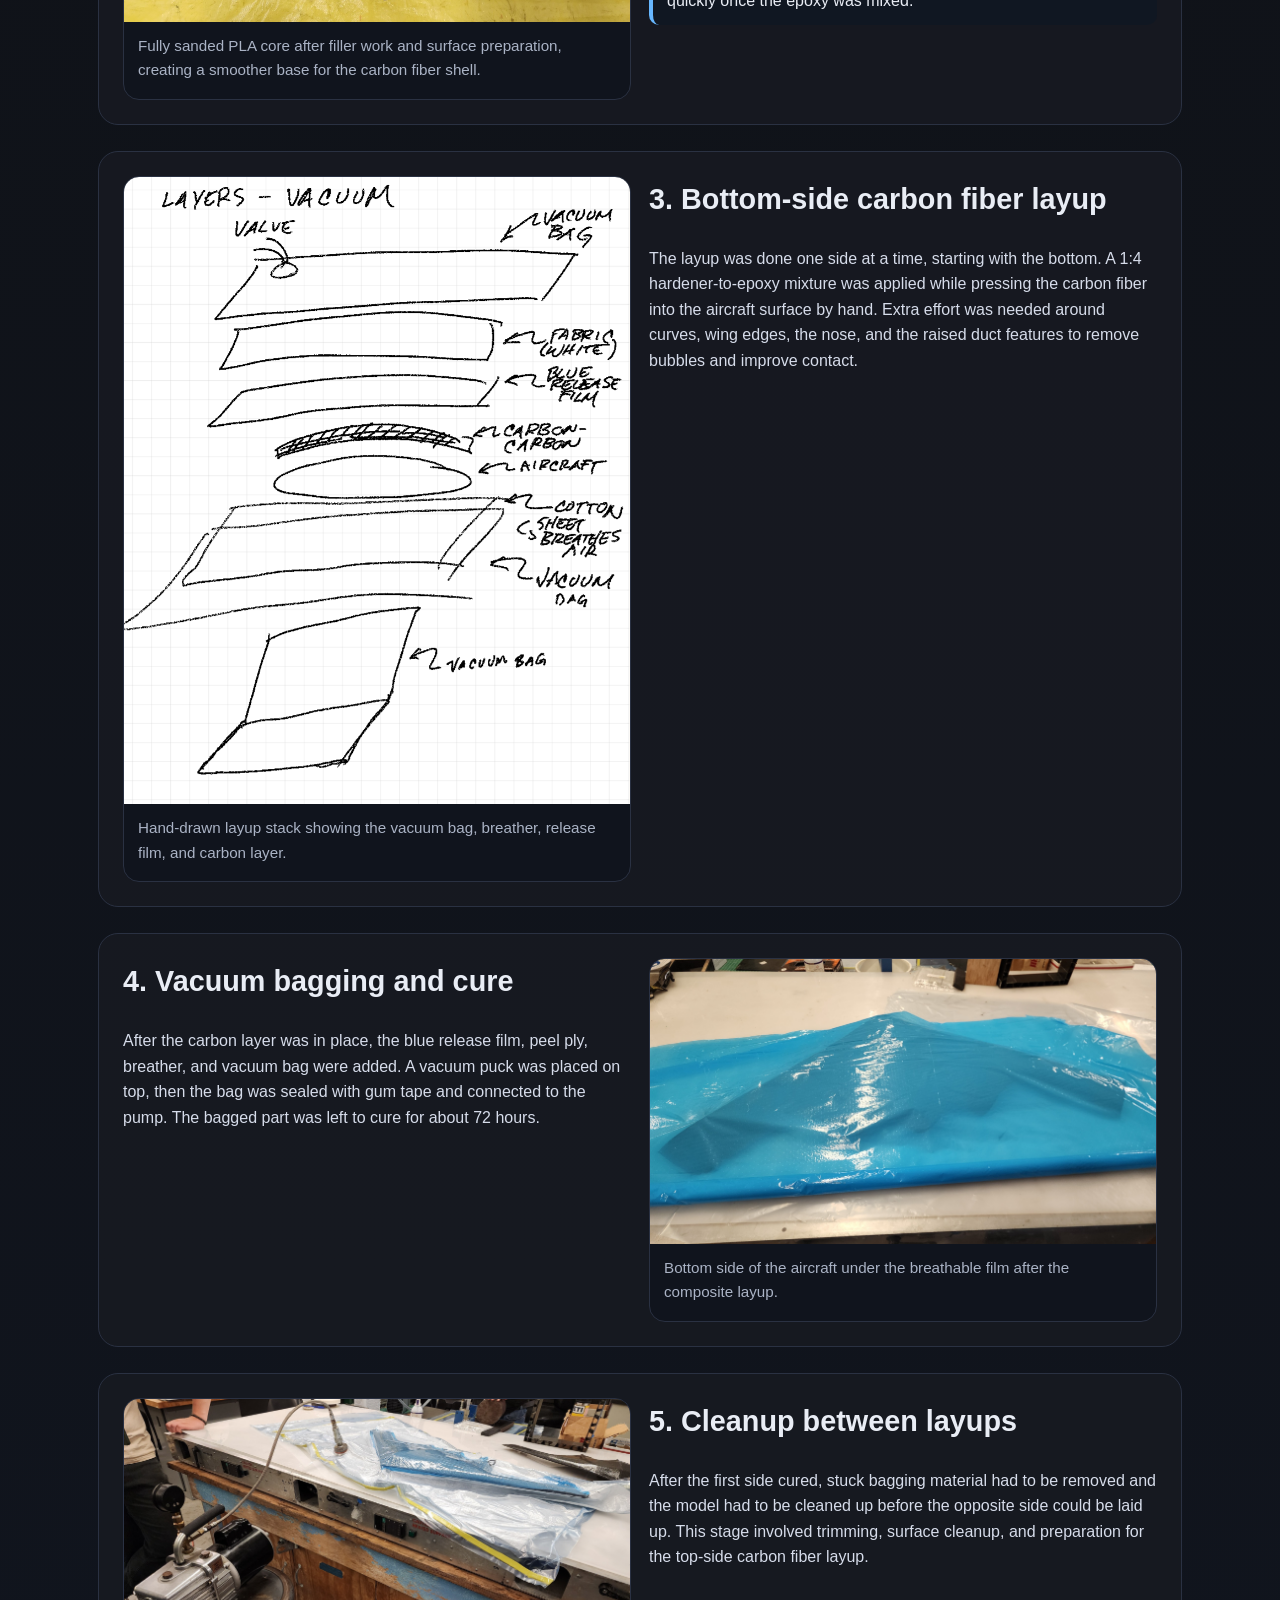
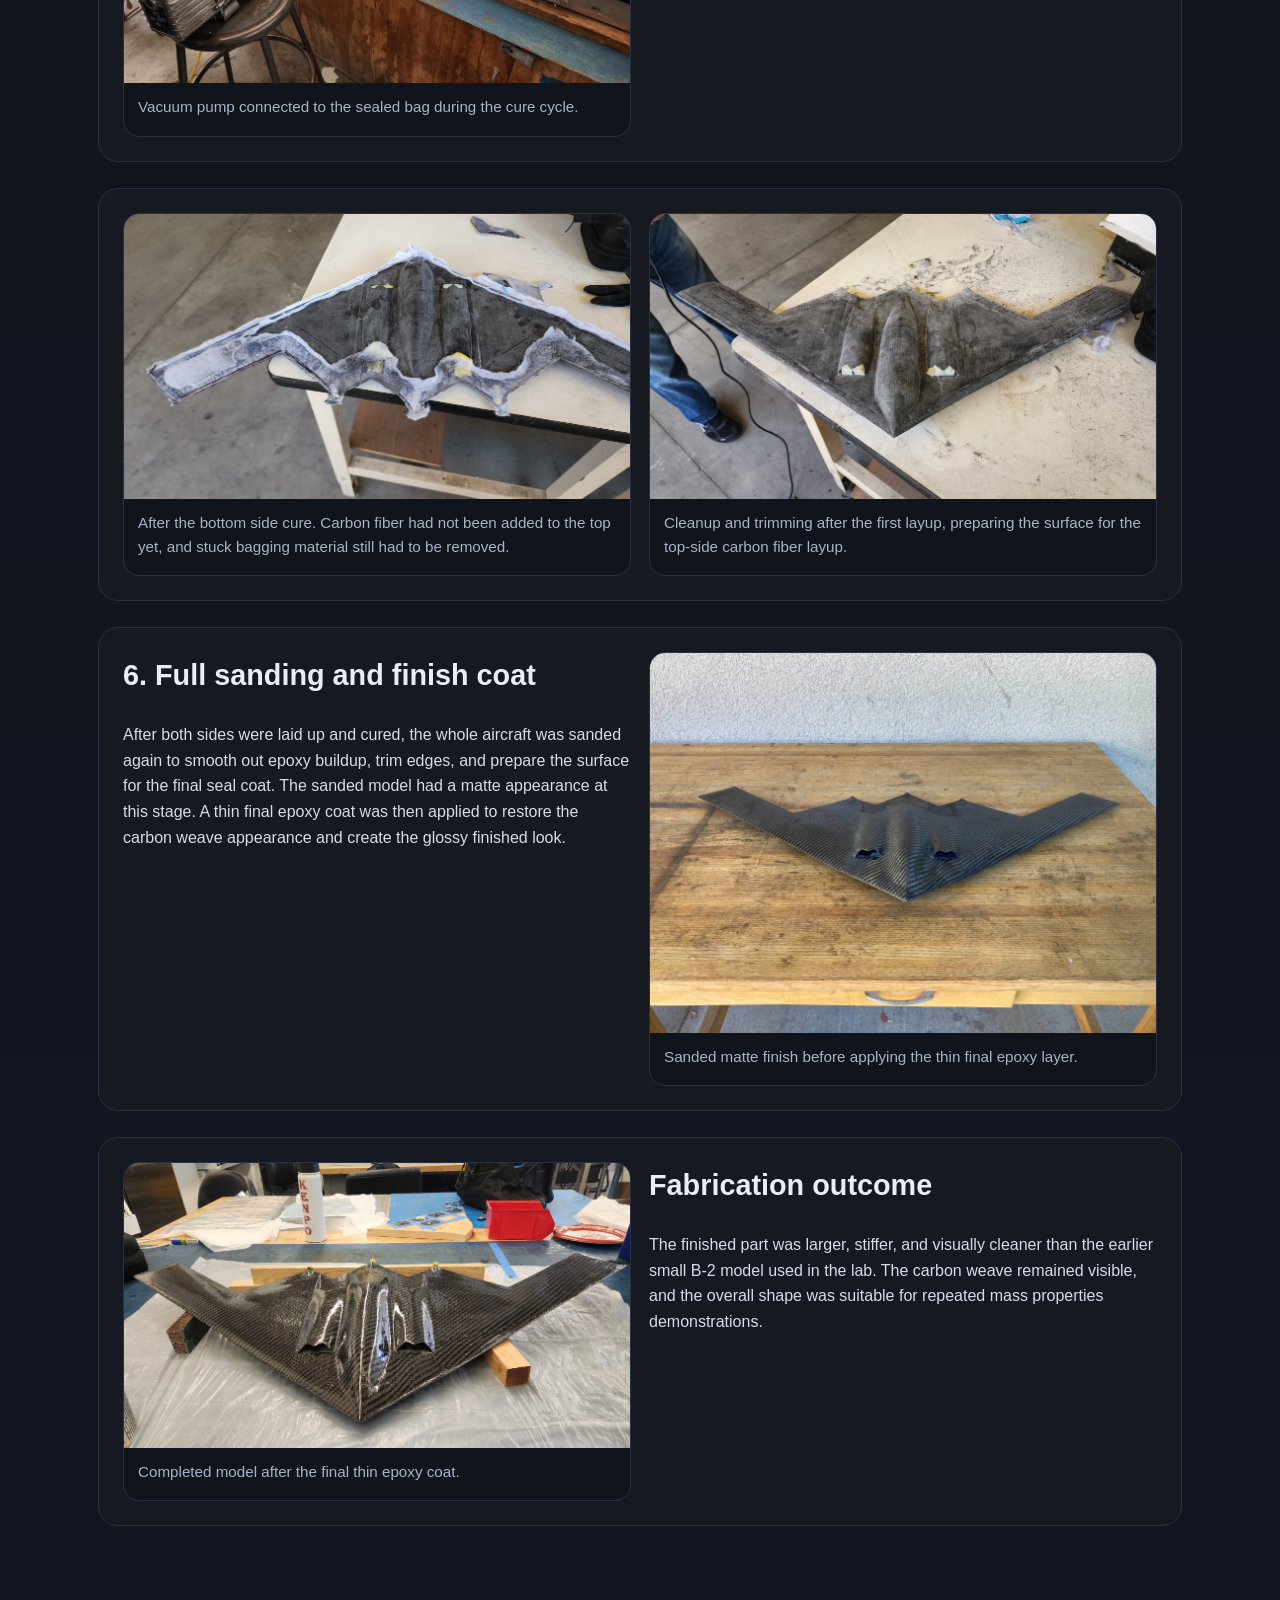
<file: fabrication.html>
<!DOCTYPE html>
<html lang="en">
<head>
  <meta charset="UTF-8" />
  <meta name="viewport" content="width=device-width, initial-scale=1.0" />
  <title>B-2 Spirit Composite Model | Fabrication</title>
  <link rel="stylesheet" href="style.css" />
</head>
<body>
  <header class="site-header">
    <div class="nav-wrap">
      <a class="brand" href="index.html">B-2 Spirit Composite Model</a>
      <nav aria-label="Main navigation">
        <ul>
          <li><a href="index.html">Home</a></li>
          <li><a class="active" href="fabrication.html">Fabrication</a></li>
          <li><a href="repair.html">Repair</a></li>
          <li><a href="gallery.html">Gallery</a></li>
          <li><a href="acknowledgments.html">Acknowledgments</a></li>
        </ul>
      </nav>
    </div>
  </header>

  <div class="page-intro">
    <h1>Fabrication process</h1>
    <p>From 3D printed PLA core to finished carbon fiber shell.</p>
  </div>

  <main>
    <section class="section grid-2">
      <div>
        <h2>1. PLA core assembly and surface preparation</h2>
        <p>
          The process began by checking that the 3D printed PLA sections fit together correctly before permanent bonding. This fit-check helped confirm the alignment of the major fuselage and wing sections before glue was added.
        </p>
        <p>
          After the parts were confirmed to fit, the PLA core sections were assembled using steel-reinforced adhesive. Once the model was bonded together, Bondo filler and Tamiya epoxy putty were used to fill unwanted gaps, seams, and creases between printed sections so the aircraft could have a smoother continuous outer surface.
        </p>
        <p>
          After assembly and gap filling, the entire model was sanded to remove sharp polygon-looking print surfaces and to create a smoother base for the carbon fiber. This step mattered because the carbon shell would show surface flaws if the core was left too rough.
        </p>
      </div>

      <div class="figure">
        <img src="assets/filler-materials.jpg" alt="Bondo filler and Tamiya epoxy putty used during PLA core preparation" />
        <div class="caption">Bondo filler and Tamiya epoxy putty used to fill gaps, seams, and unwanted creases in the PLA core before layup.</div>
      </div>
    </section>

    <section class="section grid-2">
      <div class="figure">
        <img src="assets/pla-fit-check.jpg" alt="3D printed B-2 Spirit PLA parts arranged together for fit check before glue" />
        <div class="caption">3D printed PLA sections arranged together before final bonding to verify alignment and part fit.</div>
      </div>

      <div class="figure">
        <img src="assets/glued-pla-model.jpg" alt="Glued B-2 Spirit PLA core with filled seams and bonded sections" />
        <div class="caption">PLA core after bonding with steel-reinforced adhesive and initial seam filling across the assembled sections.</div>
      </div>
    </section>

    <section class="section grid-2">
      <div class="figure">
        <img src="assets/sanded-pla-core.jpg" alt="Fully sanded PLA B-2 Spirit core after surface preparation" />
        <div class="caption">Fully sanded PLA core after filler work and surface preparation, creating a smoother base for the carbon fiber shell.</div>
      </div>

      <div>
        <h2>2. Material preparation</h2>
        <p>
          Before the wet layup started, the carbon fiber fabric was cut with extra margin around the aircraft outline. Other materials were also prepared in advance, including the vacuum sheet, gum tape, peel ply, blue breathable release film, and thick cotton breather material.
        </p>
        <div class="note">
          Pre-cutting and organizing the consumables first made the layup easier because the fabric and bagging layers could be added quickly once the epoxy was mixed.
        </div>
      </div>
    </section>

    <section class="section grid-2">
      <div class="figure">
        <img src="assets/layers-sketch.png" alt="Vacuum stack sketch" />
        <div class="caption">Hand-drawn layup stack showing the vacuum bag, breather, release film, and carbon layer.</div>
      </div>

      <div>
        <h2>3. Bottom-side carbon fiber layup</h2>
        <p>
          The layup was done one side at a time, starting with the bottom. A 1:4 hardener-to-epoxy mixture was applied while pressing the carbon fiber into the aircraft surface by hand. Extra effort was needed around curves, wing edges, the nose, and the raised duct features to remove bubbles and improve contact.
        </p>
      </div>
    </section>

    <section class="section grid-2">
      <div>
        <h2>4. Vacuum bagging and cure</h2>
        <p>
          After the carbon layer was in place, the blue release film, peel ply, breather, and vacuum bag were added. A vacuum puck was placed on top, then the bag was sealed with gum tape and connected to the pump. The bagged part was left to cure for about 72 hours.
        </p>
      </div>

      <div class="figure">
        <img src="assets/vacuum-blue-bag.jpg" alt="Vacuum bag over one side of the aircraft during cure" />
        <div class="caption">Bottom side of the aircraft under the breathable film after the composite layup.</div>
      </div>
    </section>

    <section class="section grid-2">
      <div class="figure">
        <img src="assets/vacuum-pump.jpg" alt="Vacuum pump and table setup for curing the model" />
        <div class="caption">Vacuum pump connected to the sealed bag during the cure cycle.</div>
      </div>

      <div>
        <h2>5. Cleanup between layups</h2>
        <p>
          After the first side cured, stuck bagging material had to be removed and the model had to be cleaned up before the opposite side could be laid up. This stage involved trimming, surface cleanup, and preparation for the top-side carbon fiber layup.
        </p>
      </div>
    </section>

    <section class="section grid-2">
      <div class="figure">
        <img src="assets/post-bottom-cleanup-1.jpg" alt="Aircraft after bottom side cured, with stuck material to remove before top layup" />
        <div class="caption">After the bottom side cure. Carbon fiber had not been added to the top yet, and stuck bagging material still had to be removed.</div>
      </div>

      <div class="figure">
        <img src="assets/post-bottom-cleanup-2.jpg" alt="Cleaned model prepared for top-side layup" />
        <div class="caption">Cleanup and trimming after the first layup, preparing the surface for the top-side carbon fiber layup.</div>
      </div>
    </section>

    <section class="section grid-2">
      <div>
        <h2>6. Full sanding and finish coat</h2>
        <p>
          After both sides were laid up and cured, the whole aircraft was sanded again to smooth out epoxy buildup, trim edges, and prepare the surface for the final seal coat. The sanded model had a matte appearance at this stage. A thin final epoxy coat was then applied to restore the carbon weave appearance and create the glossy finished look.
        </p>
      </div>

      <div class="figure">
        <img src="assets/matte-finish.jpg" alt="Sanded matte finish" />
        <div class="caption">Sanded matte finish before applying the thin final epoxy layer.</div>
      </div>
    </section>

    <section class="section grid-2">
      <div class="figure">
        <img src="assets/final-gloss.jpg" alt="Final glossy B-2 Spirit composite model" />
        <div class="caption">Completed model after the final thin epoxy coat.</div>
      </div>

      <div>
        <h2>Fabrication outcome</h2>
        <p>
          The finished part was larger, stiffer, and visually cleaner than the earlier small B-2 model used in the lab. The carbon weave remained visible, and the overall shape was suitable for repeated mass properties demonstrations.
        </p>
      </div>
    </section>
  </main>
</body>
</html>
</file>
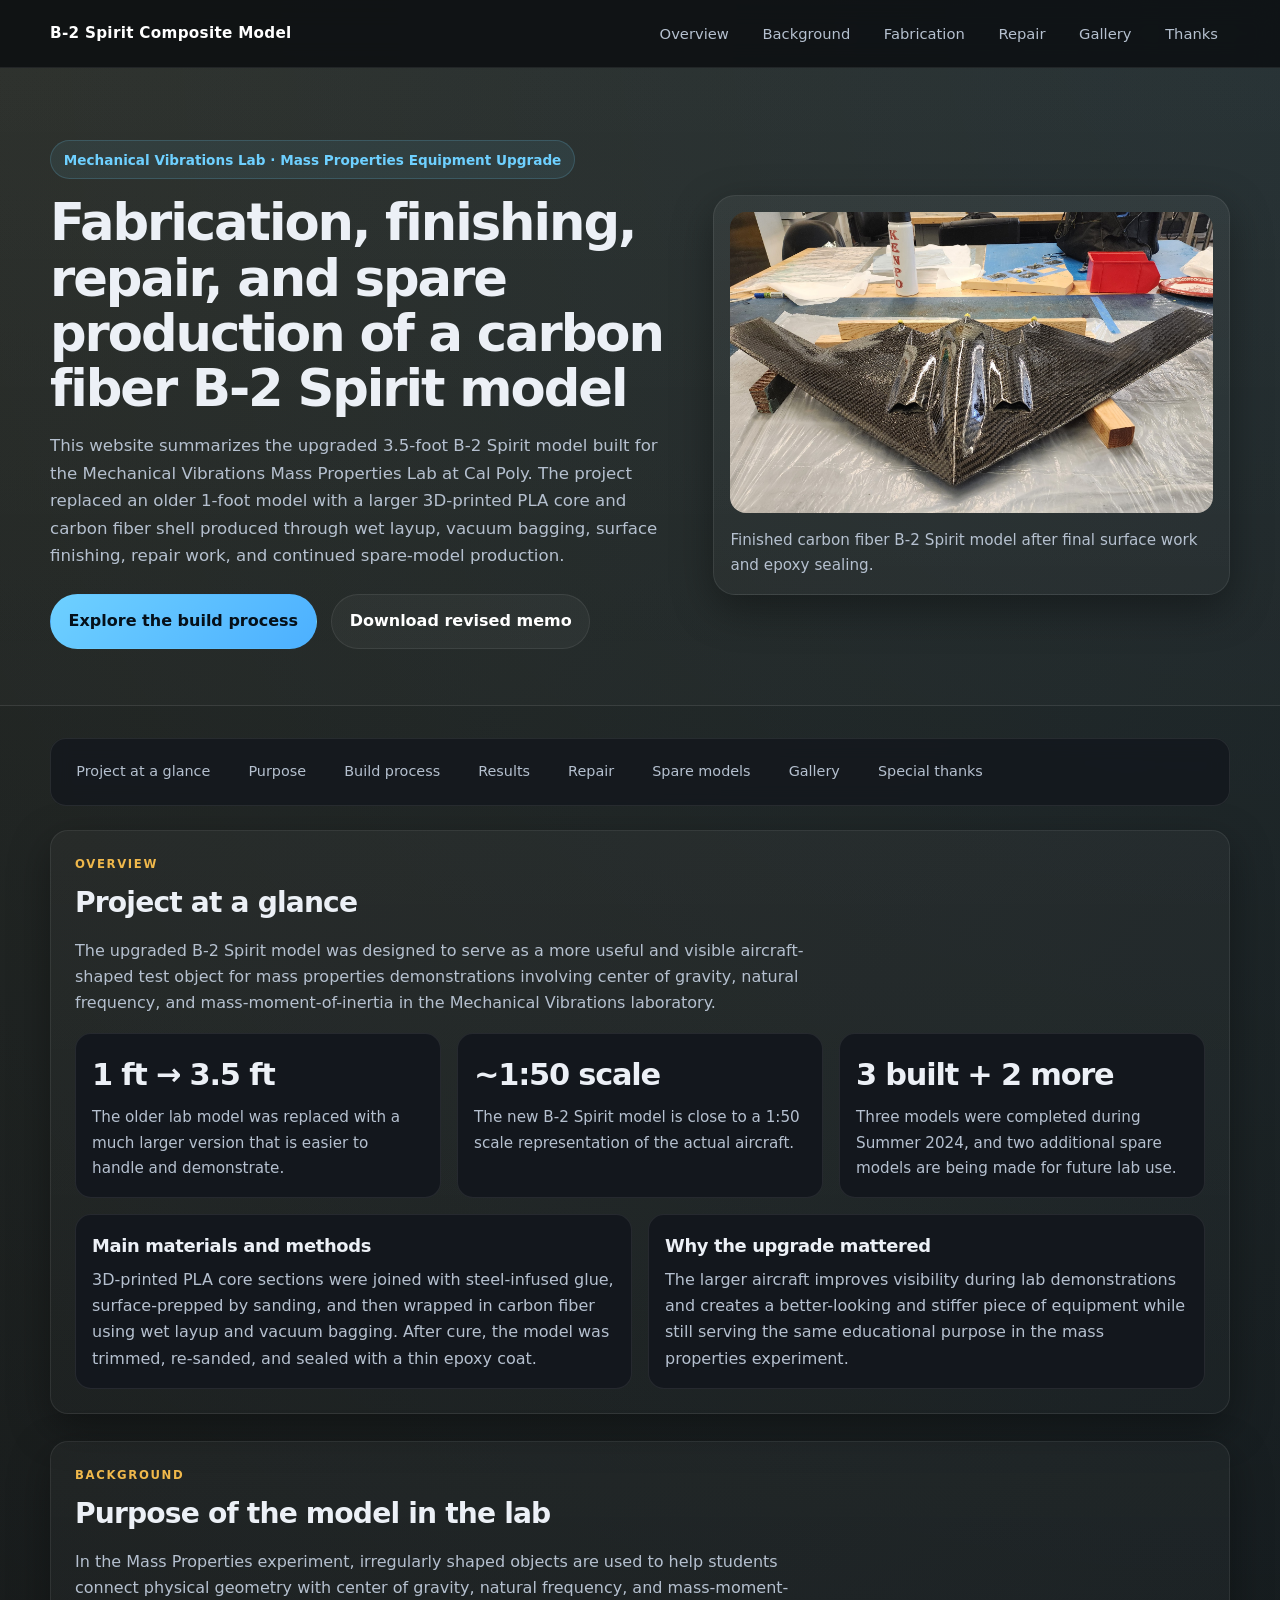
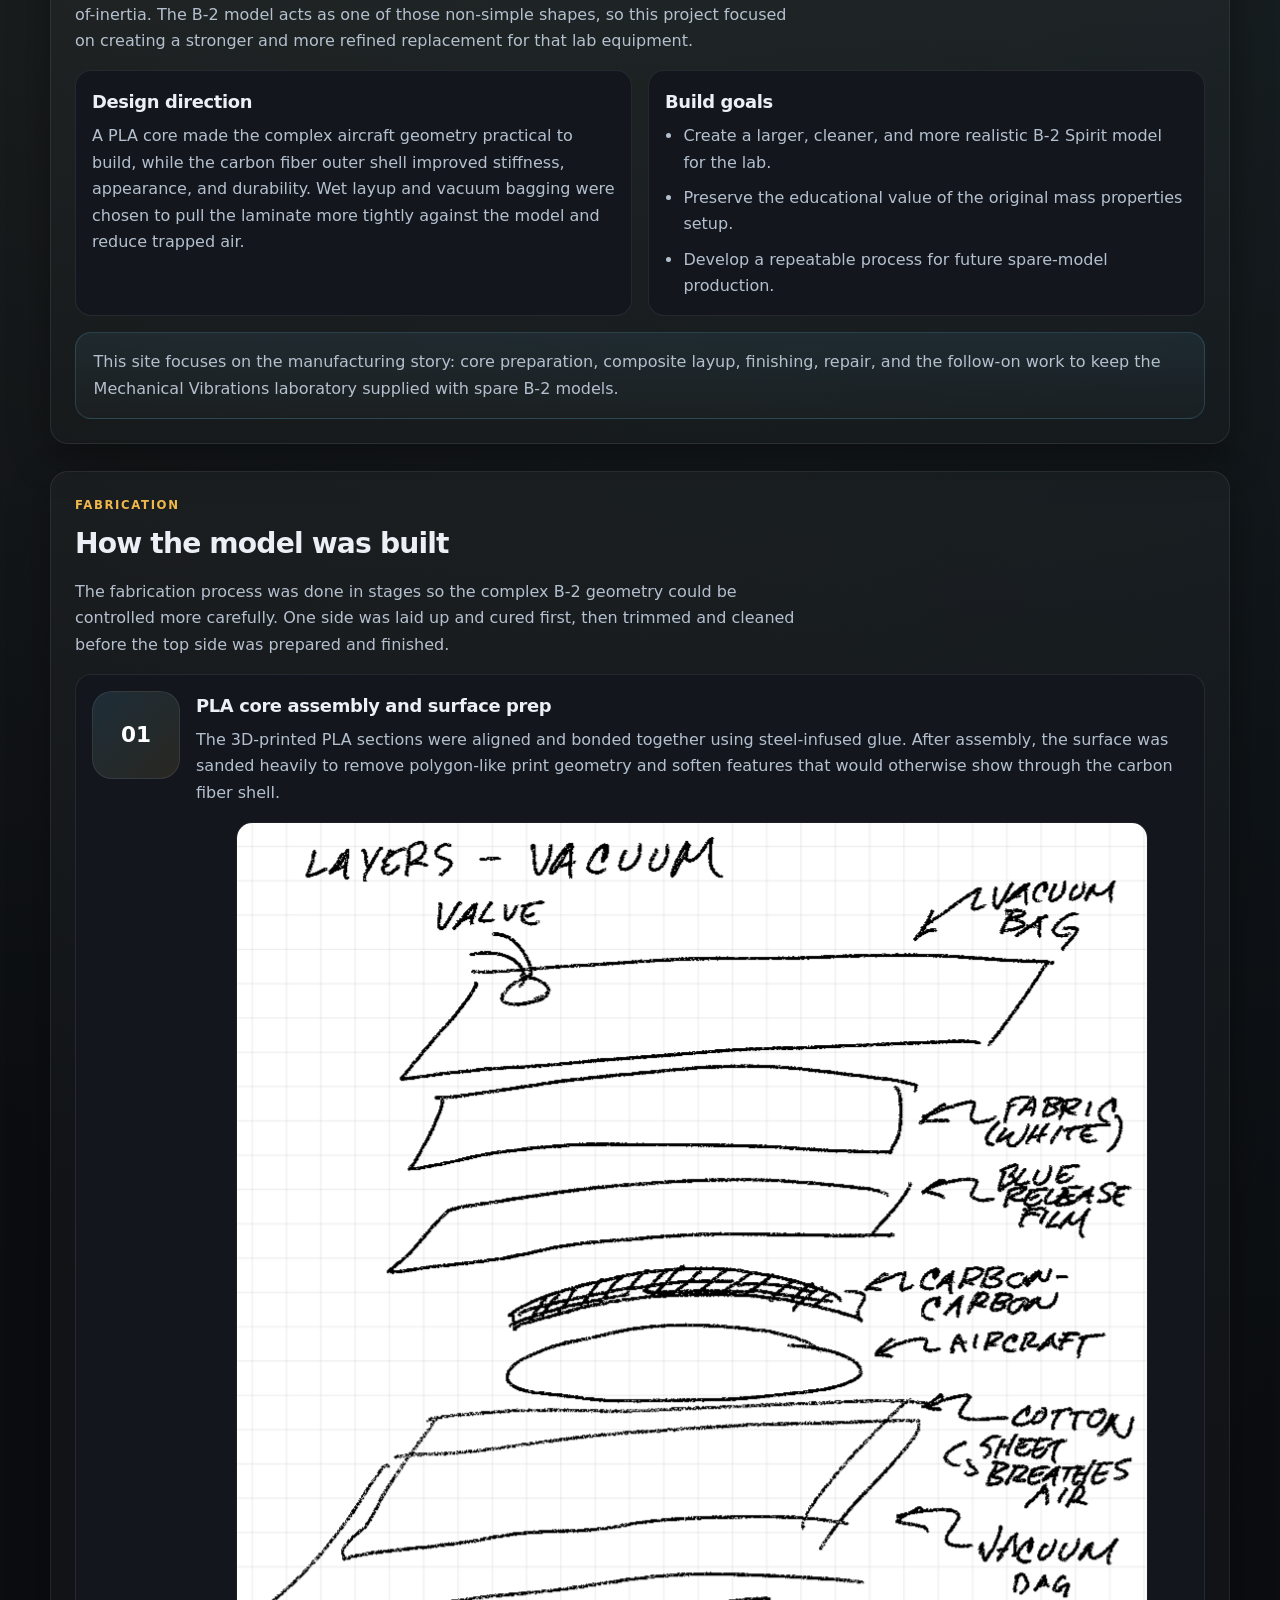
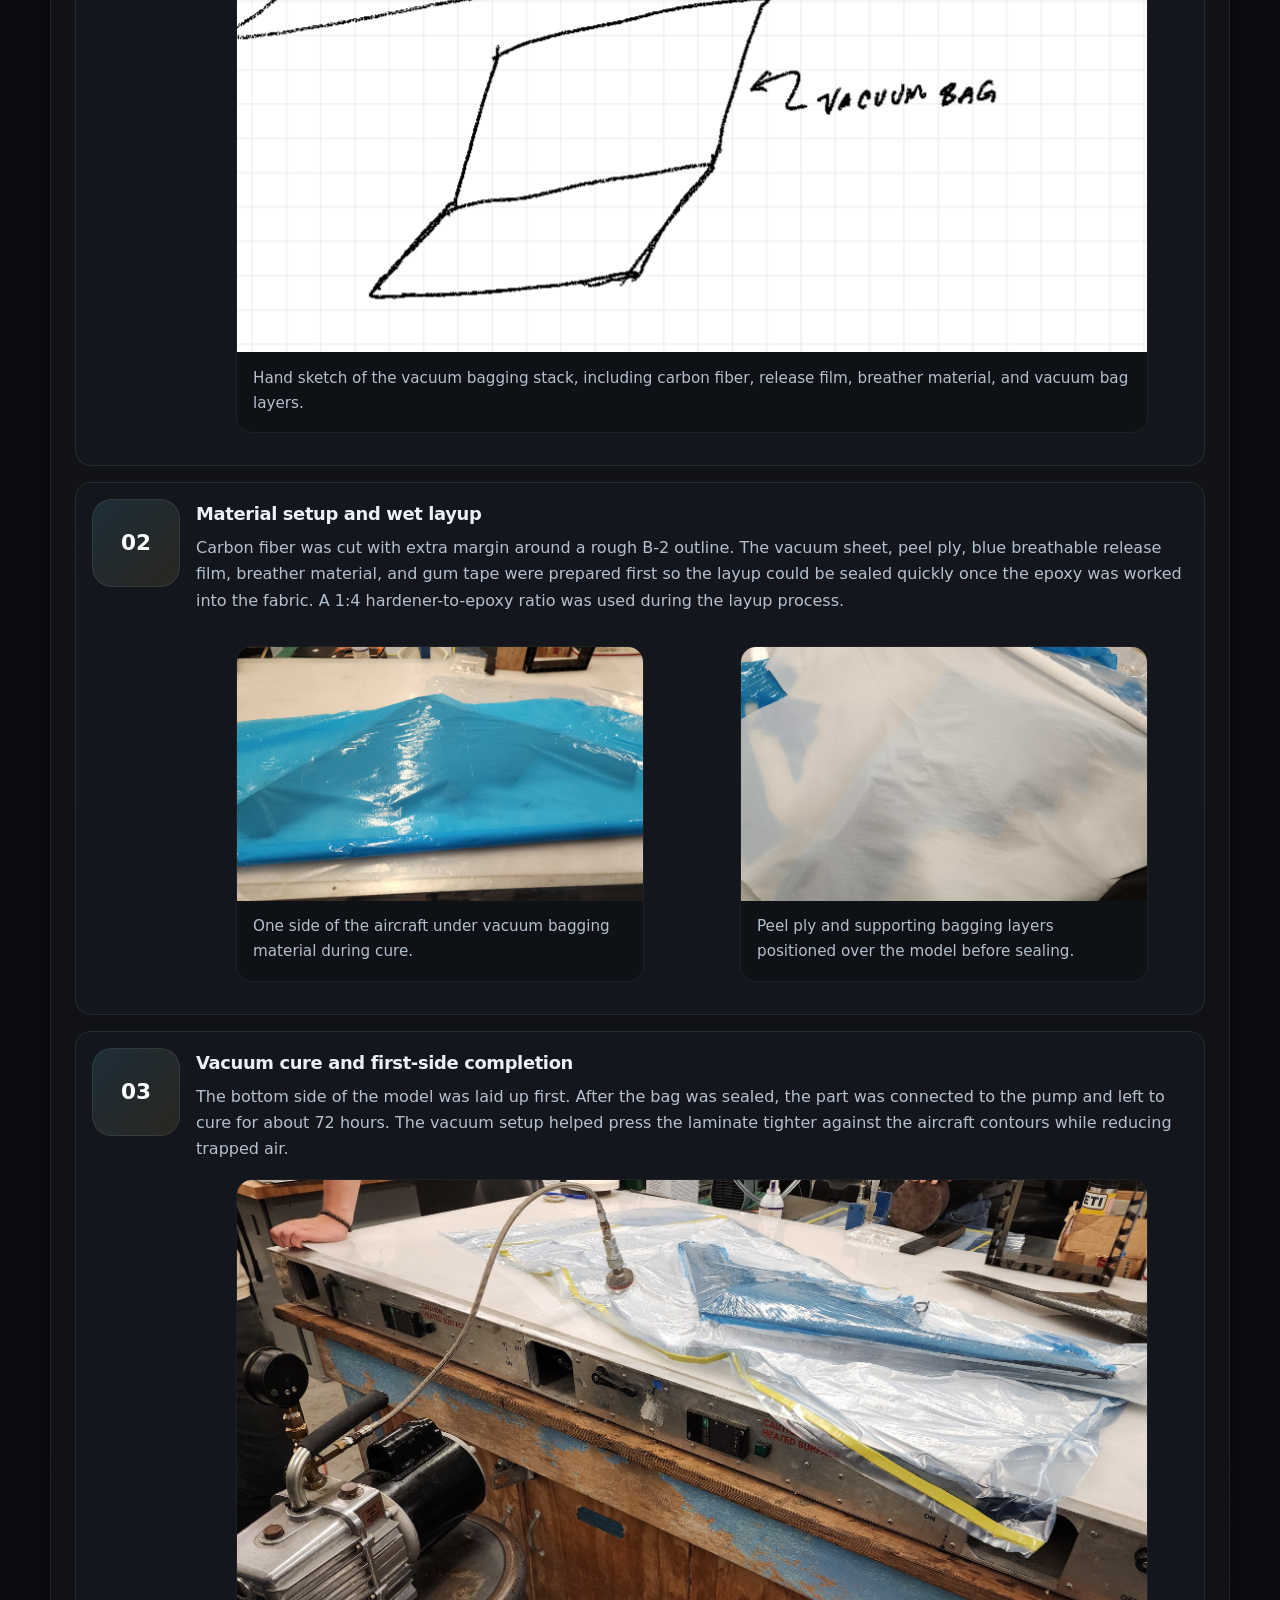
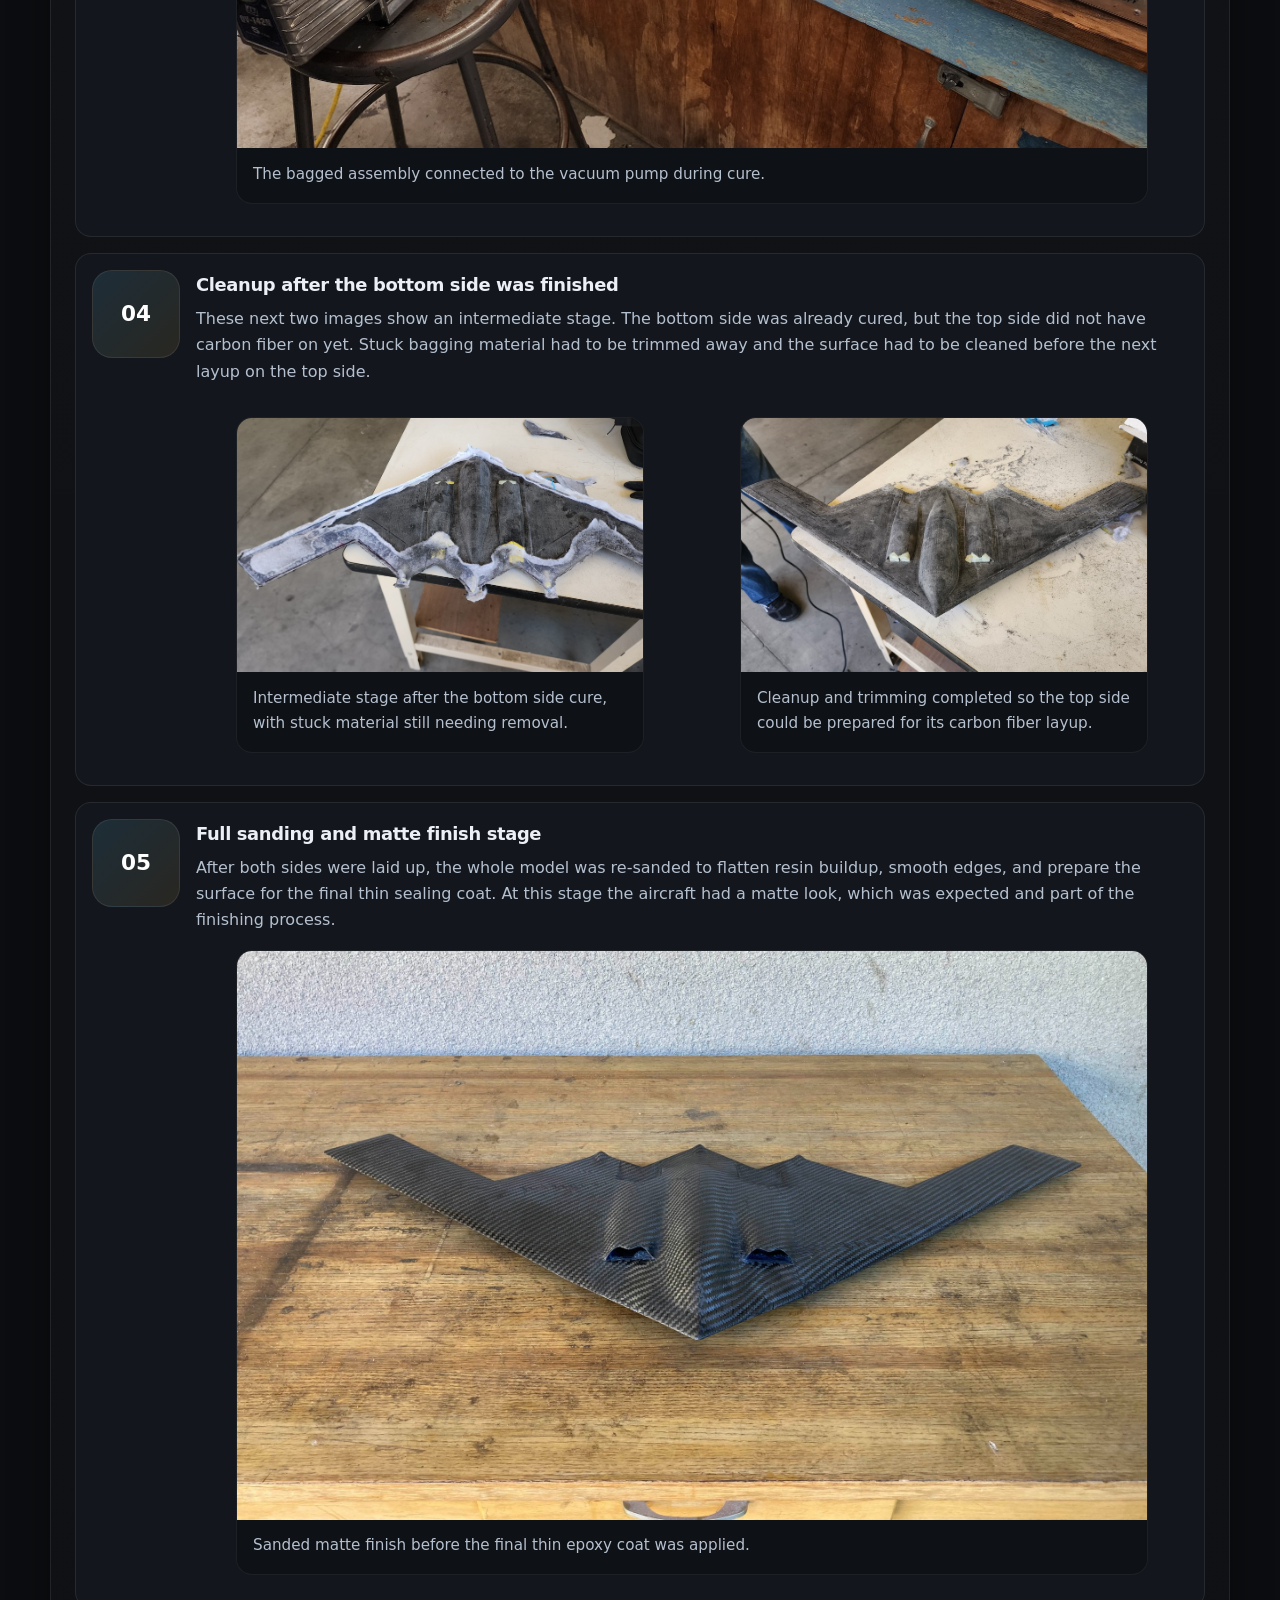
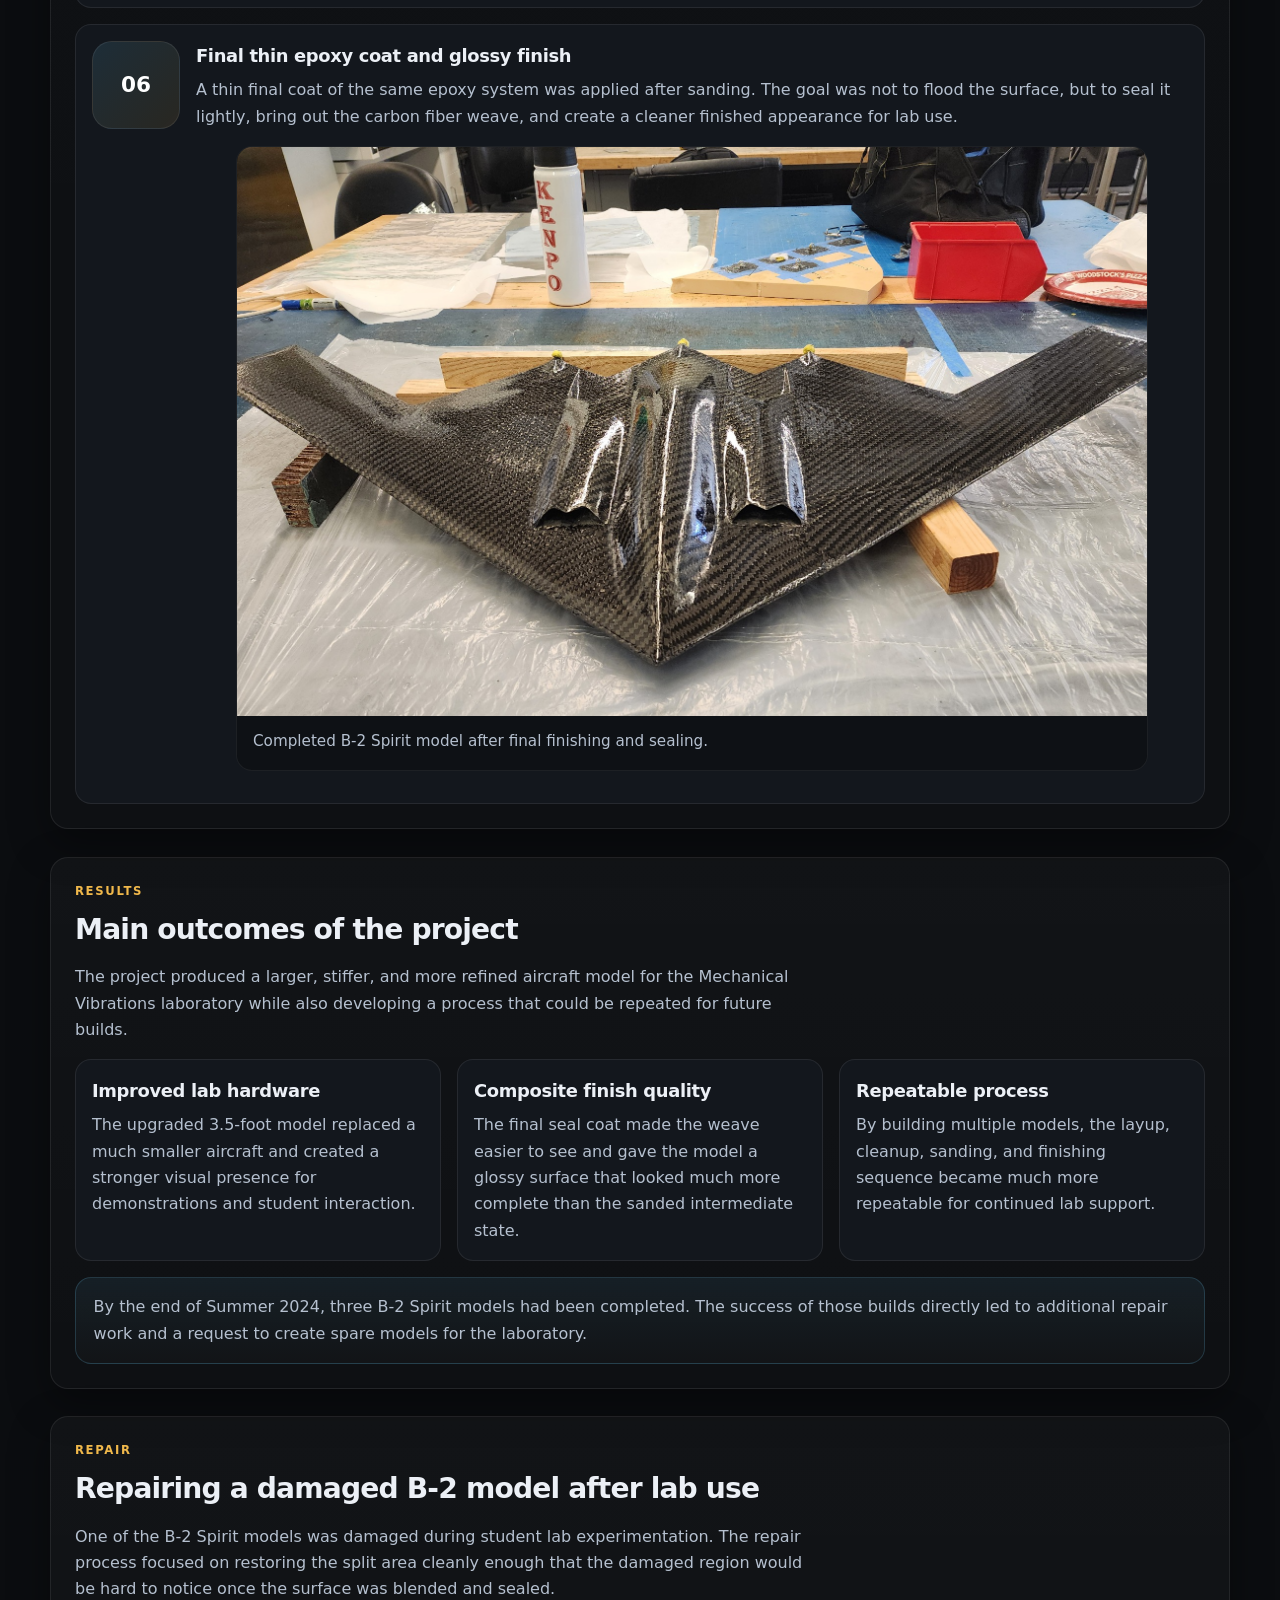
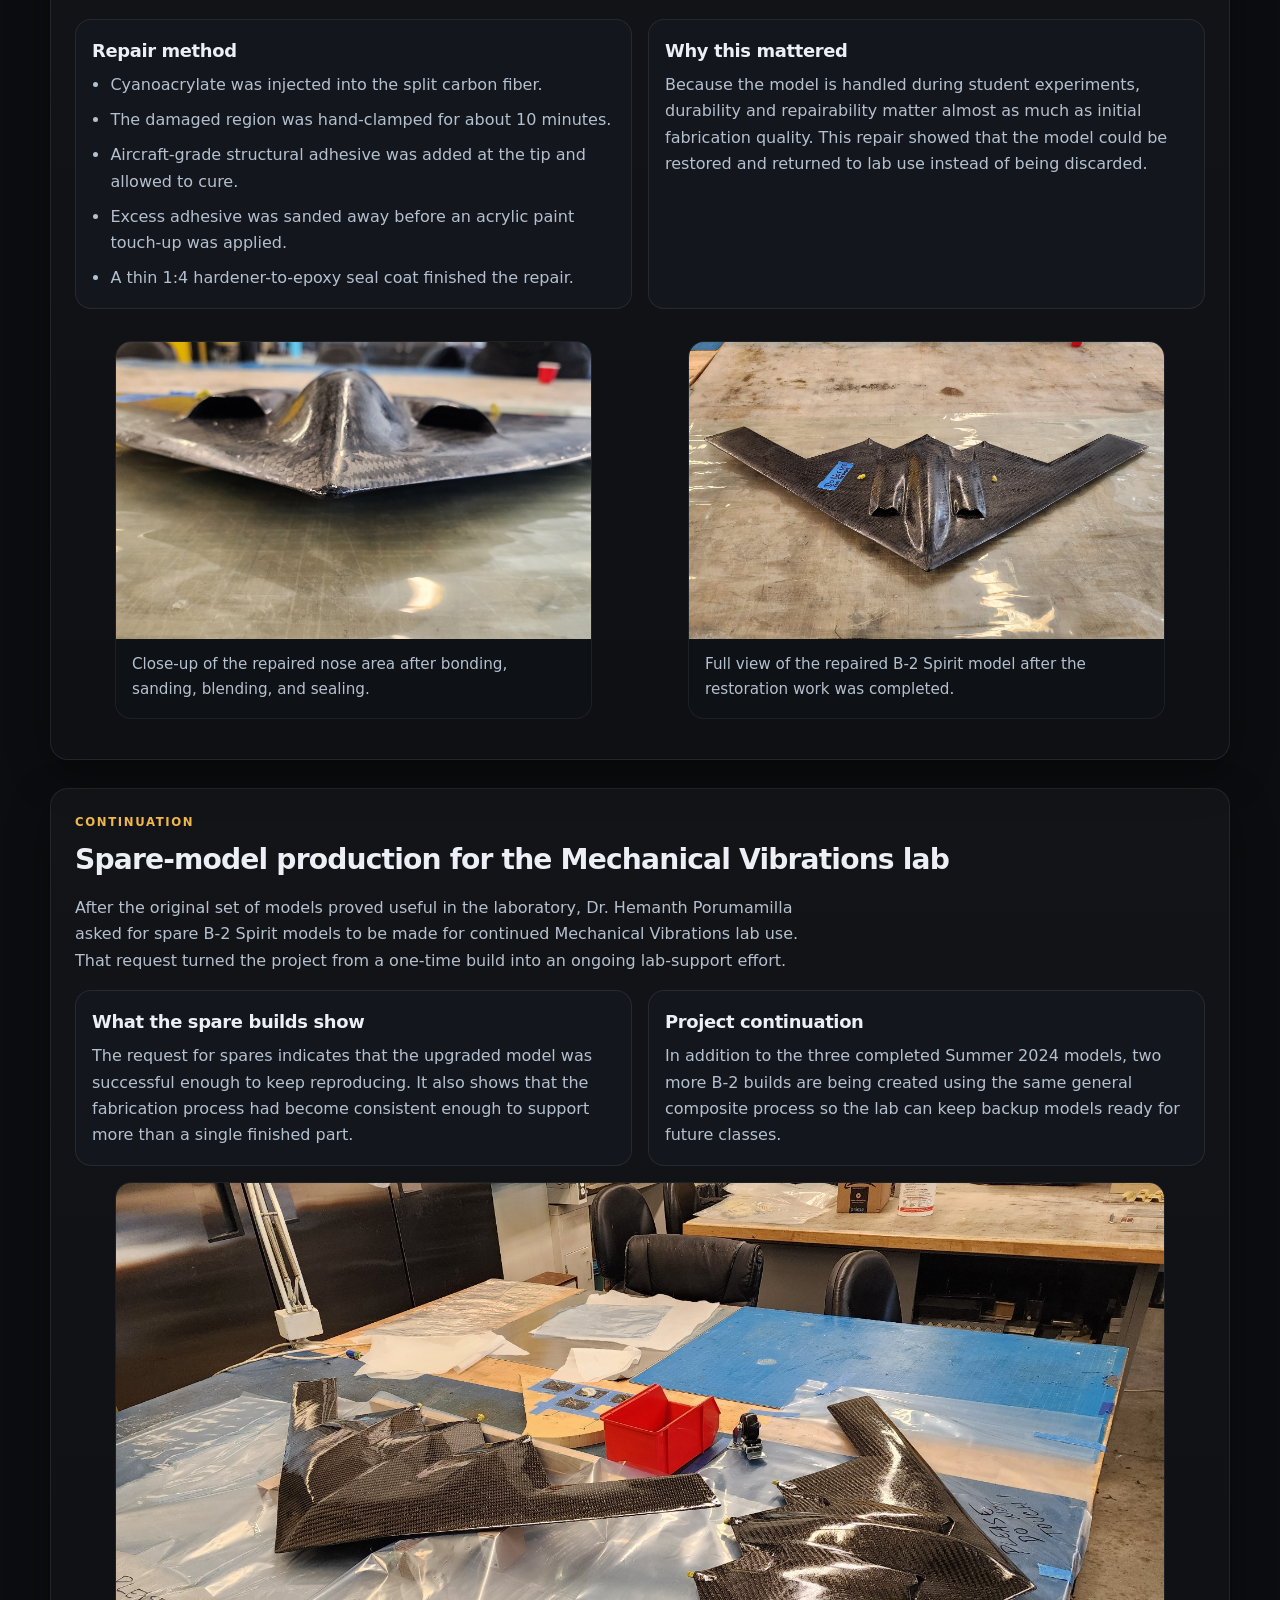
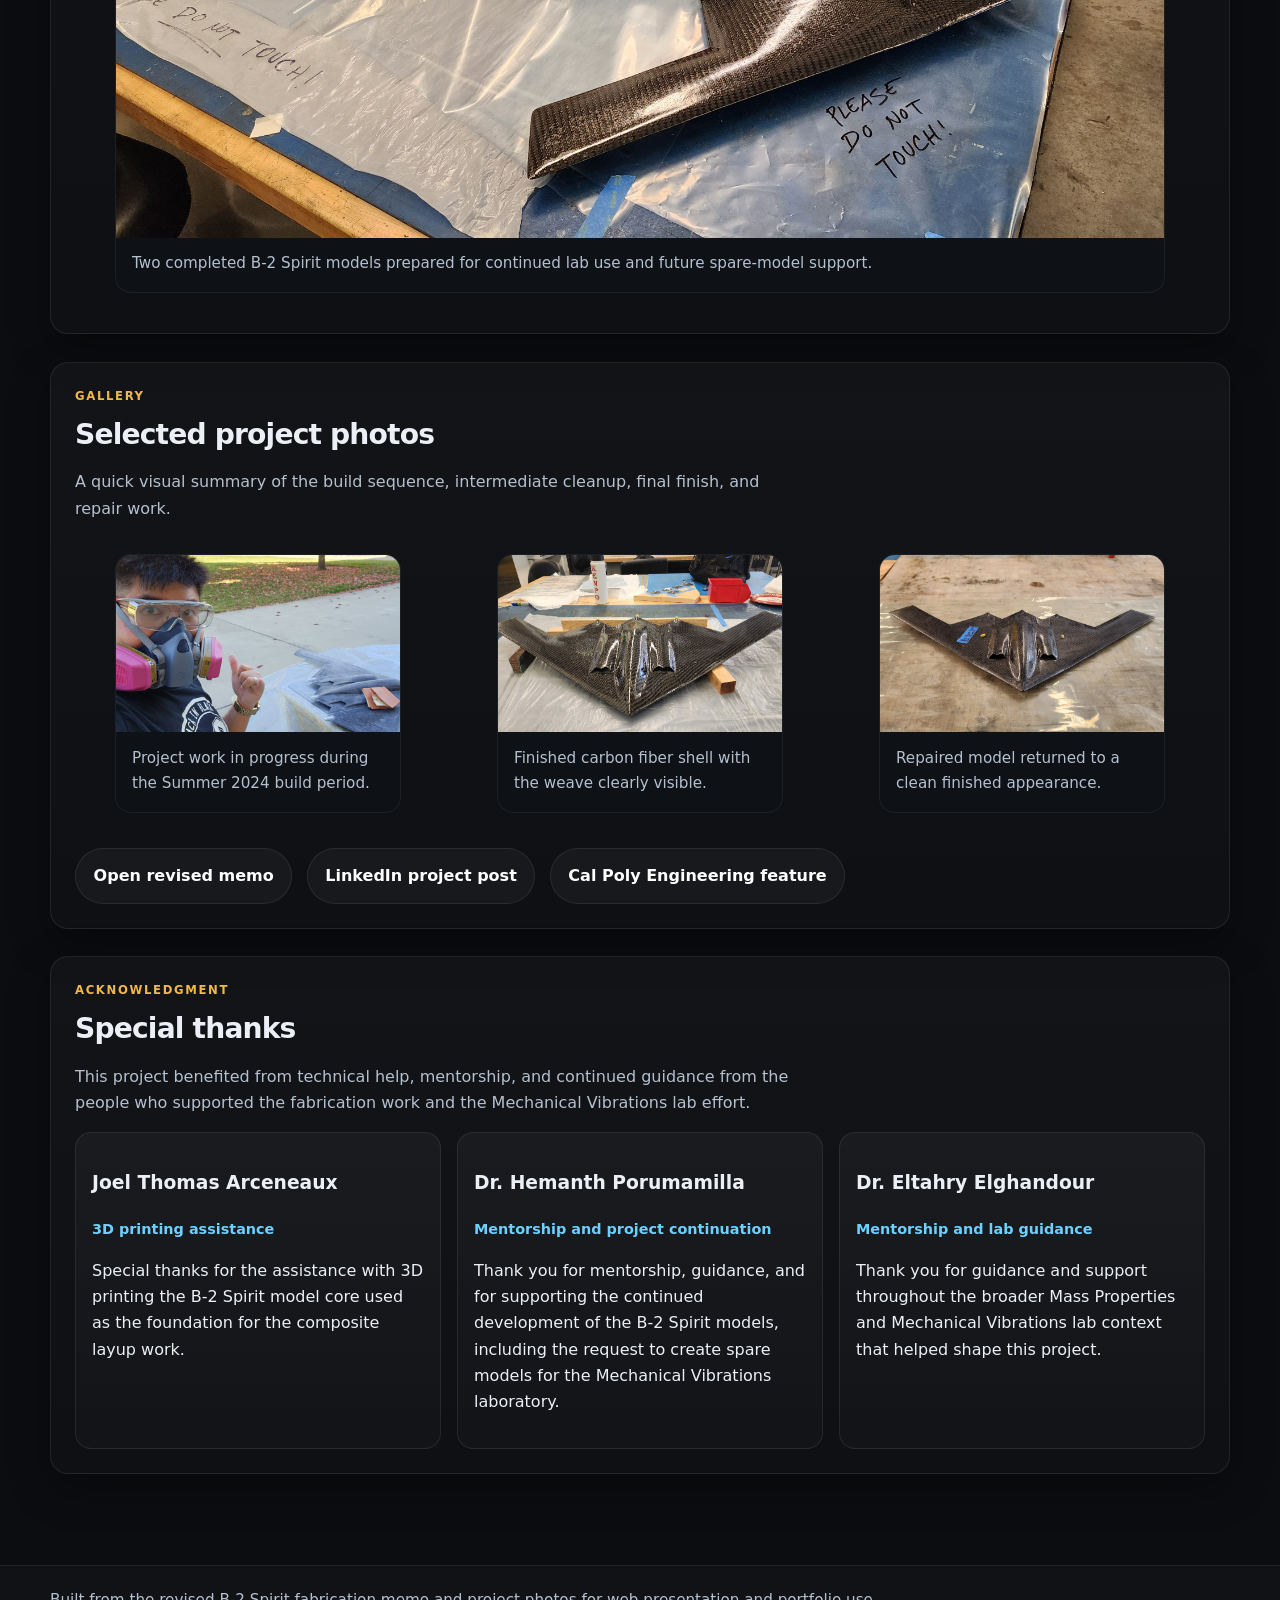
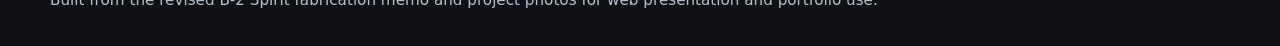
<file: false.html>
<!DOCTYPE html>
<html lang="en">
<head>
  <meta charset="UTF-8" />
  <meta name="viewport" content="width=device-width, initial-scale=1.0" />
  <title>B-2 Spirit Composite Model | Mechanical Vibrations Lab</title>
  <meta name="description" content="Fabrication, finishing, repair, and spare production of a carbon fiber B-2 Spirit model for the Mechanical Vibrations Mass Properties Lab." />
  <style>
    :root {
      --bg: #0b0d10;
      --panel: #13171d;
      --panel-2: #1a2028;
      --text: #ecf0f6;
      --muted: #b5c0cf;
      --line: rgba(255,255,255,0.08);
      --accent: #6ed0ff;
      --accent-2: #f0b84b;
      --shadow: 0 14px 40px rgba(0,0,0,0.35);
      --radius: 18px;
      --max: 1180px;
    }

    * { box-sizing: border-box; }
    html { scroll-behavior: smooth; }
    body {
      margin: 0;
      font-family: Inter, system-ui, -apple-system, BlinkMacSystemFont, "Segoe UI", sans-serif;
      background:
        radial-gradient(circle at top right, rgba(110,208,255,0.12), transparent 28%),
        radial-gradient(circle at top left, rgba(240,184,75,0.10), transparent 24%),
        var(--bg);
      color: var(--text);
      line-height: 1.65;
    }

    a { color: inherit; text-decoration: none; }
    img { max-width: 100%; display: block; }

    .topbar {
      position: sticky;
      top: 0;
      z-index: 50;
      backdrop-filter: blur(12px);
      background: rgba(11,13,16,0.78);
      border-bottom: 1px solid var(--line);
    }

    .topbar-inner,
    .hero,
    .content,
    .footer-inner {
      width: min(var(--max), calc(100% - 2rem));
      margin: 0 auto;
    }

    .topbar-inner {
      display: flex;
      align-items: center;
      justify-content: space-between;
      gap: 1rem;
      padding: 0.9rem 0;
    }

    .brand {
      font-weight: 700;
      letter-spacing: 0.02em;
      font-size: 0.95rem;
      color: #ffffff;
      white-space: nowrap;
    }

    .nav {
      display: flex;
      flex-wrap: wrap;
      justify-content: flex-end;
      gap: 0.6rem;
    }

    .nav a {
      font-size: 0.92rem;
      color: var(--muted);
      padding: 0.45rem 0.75rem;
      border-radius: 999px;
      transition: 0.2s ease;
    }

    .nav a:hover {
      color: white;
      background: rgba(255,255,255,0.06);
    }

    .hero-wrap {
      border-bottom: 1px solid var(--line);
      background:
        linear-gradient(180deg, rgba(255,255,255,0.03), rgba(255,255,255,0.01));
    }

    .hero {
      display: grid;
      grid-template-columns: 1.1fr 0.9fr;
      gap: 2rem;
      align-items: center;
      padding: 4.5rem 0 3.5rem;
    }

    .eyebrow {
      display: inline-flex;
      align-items: center;
      gap: 0.5rem;
      padding: 0.45rem 0.8rem;
      background: rgba(110,208,255,0.08);
      border: 1px solid rgba(110,208,255,0.18);
      border-radius: 999px;
      color: var(--accent);
      font-size: 0.85rem;
      font-weight: 600;
      margin-bottom: 1rem;
    }

    h1 {
      margin: 0;
      font-size: clamp(2.2rem, 4vw, 4.1rem);
      line-height: 1.08;
      letter-spacing: -0.04em;
    }

    .hero p {
      margin: 1rem 0 0;
      max-width: 64ch;
      color: var(--muted);
      font-size: 1.04rem;
    }

    .hero-actions {
      display: flex;
      flex-wrap: wrap;
      gap: 0.9rem;
      margin-top: 1.5rem;
    }

    .button {
      display: inline-flex;
      align-items: center;
      justify-content: center;
      gap: 0.5rem;
      padding: 0.85rem 1.1rem;
      border-radius: 999px;
      border: 1px solid transparent;
      font-weight: 600;
      transition: transform 0.2s ease, background 0.2s ease, border-color 0.2s ease;
    }

    .button:hover { transform: translateY(-1px); }
    .button.primary {
      background: linear-gradient(135deg, var(--accent), #4cb0ff);
      color: #05101a;
    }
    .button.secondary {
      border-color: var(--line);
      background: rgba(255,255,255,0.04);
      color: white;
    }

    .hero-card {
      background: linear-gradient(180deg, rgba(255,255,255,0.05), rgba(255,255,255,0.025));
      border: 1px solid var(--line);
      border-radius: calc(var(--radius) + 4px);
      padding: 1rem;
      box-shadow: var(--shadow);
    }

    .hero-card img {
      border-radius: 16px;
      aspect-ratio: 16 / 10;
      object-fit: cover;
      width: 100%;
    }

    .hero-card-caption {
      margin-top: 0.9rem;
      color: var(--muted);
      font-size: 0.95rem;
    }

    .content {
      padding: 2rem 0 4rem;
    }

    .section-nav {
      position: sticky;
      top: 4.2rem;
      z-index: 10;
      margin: 0 0 1.5rem;
      padding: 0.8rem;
      background: rgba(19,23,29,0.78);
      border: 1px solid var(--line);
      border-radius: 16px;
      backdrop-filter: blur(10px);
      overflow-x: auto;
    }

    .section-nav-inner {
      display: flex;
      gap: 0.75rem;
      min-width: max-content;
    }

    .section-nav a {
      color: var(--muted);
      font-size: 0.9rem;
      padding: 0.45rem 0.75rem;
      border-radius: 999px;
      border: 1px solid transparent;
    }

    .section-nav a:hover {
      color: white;
      border-color: var(--line);
      background: rgba(255,255,255,0.03);
    }

    section {
      scroll-margin-top: 7rem;
      margin-bottom: 1.7rem;
      padding: 1.5rem;
      background: linear-gradient(180deg, rgba(255,255,255,0.03), rgba(255,255,255,0.015));
      border: 1px solid var(--line);
      border-radius: var(--radius);
      box-shadow: var(--shadow);
    }

    .section-header {
      margin-bottom: 1rem;
    }

    .section-kicker {
      text-transform: uppercase;
      letter-spacing: 0.14em;
      font-size: 0.73rem;
      font-weight: 700;
      color: var(--accent-2);
      margin-bottom: 0.35rem;
    }

    h2 {
      margin: 0;
      font-size: clamp(1.6rem, 2.2vw, 2.25rem);
      letter-spacing: -0.03em;
    }

    .lede {
      color: var(--muted);
      max-width: 72ch;
      margin-top: 0.7rem;
    }

    .grid-3,
    .grid-2,
    .gallery-grid,
    .mini-gallery {
      display: grid;
      gap: 1rem;
    }

    .grid-3 { grid-template-columns: repeat(3, minmax(0, 1fr)); }
    .grid-2 { grid-template-columns: repeat(2, minmax(0, 1fr)); }
    .gallery-grid { grid-template-columns: repeat(3, minmax(0, 1fr)); }
    .mini-gallery { grid-template-columns: repeat(2, minmax(0, 1fr)); margin-top: 1rem; }

    .card, .stat, .step {
      background: var(--panel);
      border: 1px solid var(--line);
      border-radius: 16px;
      padding: 1rem;
    }

    .stat-value {
      font-size: 1.9rem;
      font-weight: 800;
      letter-spacing: -0.04em;
      margin-bottom: 0.35rem;
    }

    .stat-label,
    .muted,
    figcaption,
    .caption {
      color: var(--muted);
      font-size: 0.95rem;
    }

    .timeline {
      display: grid;
      gap: 1rem;
      margin-top: 1rem;
    }

    .step {
      display: grid;
      grid-template-columns: 88px 1fr;
      gap: 1rem;
      align-items: start;
    }

    .step-number {
      width: 88px;
      height: 88px;
      border-radius: 20px;
      background: linear-gradient(135deg, rgba(110,208,255,0.12), rgba(240,184,75,0.10));
      border: 1px solid rgba(255,255,255,0.08);
      display: flex;
      align-items: center;
      justify-content: center;
      font-size: 1.35rem;
      font-weight: 800;
      color: white;
    }

    .step h3,
    .card h3 {
      margin: 0 0 0.4rem;
      font-size: 1.12rem;
      letter-spacing: -0.02em;
    }

    .step p,
    .card p,
    .callout p,
    li {
      margin: 0;
      color: var(--muted);
    }

    .figure {
      margin-top: 1rem;
      overflow: hidden;
      border-radius: 16px;
      border: 1px solid var(--line);
      background: #0a0d11;
      cursor: zoom-in;
    }

    .figure img {
      width: 100%;
      aspect-ratio: 16 / 10;
      object-fit: cover;
    }

    .figure.tall img { aspect-ratio: 5 / 6; }
    .figure.auto img { aspect-ratio: auto; }

    figcaption {
      padding: 0.85rem 1rem 1rem;
      background: rgba(255,255,255,0.015);
    }

    .callout {
      margin-top: 1rem;
      padding: 1rem 1.1rem;
      border-radius: 16px;
      background: linear-gradient(180deg, rgba(110,208,255,0.08), rgba(255,255,255,0.02));
      border: 1px solid rgba(110,208,255,0.18);
    }

    .bullet-list {
      padding-left: 1.15rem;
      margin: 0;
    }

    .bullet-list li + li { margin-top: 0.55rem; }

    .thanks-grid {
      display: grid;
      grid-template-columns: repeat(3, minmax(0, 1fr));
      gap: 1rem;
      margin-top: 1rem;
    }

    .thanks-card {
      background: linear-gradient(180deg, rgba(255,255,255,0.04), rgba(255,255,255,0.02));
      border: 1px solid var(--line);
      border-radius: 16px;
      padding: 1rem;
    }

    .thanks-role {
      color: var(--accent);
      font-size: 0.9rem;
      margin-top: 0.2rem;
      margin-bottom: 0.55rem;
      font-weight: 600;
    }

    .footer {
      border-top: 1px solid var(--line);
      background: rgba(255,255,255,0.02);
    }

    .footer-inner {
      padding: 1.4rem 0 2rem;
      color: var(--muted);
      font-size: 0.95rem;
    }

    .lightbox {
      position: fixed;
      inset: 0;
      background: rgba(0,0,0,0.86);
      display: none;
      align-items: center;
      justify-content: center;
      z-index: 100;
      padding: 2rem;
    }

    .lightbox.open { display: flex; }

    .lightbox img {
      max-width: min(1100px, 96vw);
      max-height: 84vh;
      border-radius: 18px;
      border: 1px solid rgba(255,255,255,0.15);
      box-shadow: 0 20px 60px rgba(0,0,0,0.5);
      background: black;
    }

    .lightbox button {
      position: absolute;
      top: 1.2rem;
      right: 1.2rem;
      border: 0;
      border-radius: 999px;
      width: 44px;
      height: 44px;
      cursor: pointer;
      font-size: 1.2rem;
      background: rgba(255,255,255,0.16);
      color: white;
    }

    @media (max-width: 980px) {
      .hero,
      .grid-3,
      .gallery-grid,
      .thanks-grid,
      .grid-2 {
        grid-template-columns: 1fr;
      }

      .step {
        grid-template-columns: 1fr;
      }

      .step-number {
        width: 72px;
        height: 72px;
      }
    }

    @media (max-width: 720px) {
      .topbar-inner { align-items: flex-start; flex-direction: column; }
      .hero { padding-top: 3rem; }
      section { padding: 1.15rem; }
      .gallery-grid,
      .mini-gallery { grid-template-columns: 1fr; }
    }
  </style>
</head>
<body>
  <header class="topbar">
    <div class="topbar-inner">
      <a class="brand" href="#top">B-2 Spirit Composite Model</a>
      <nav class="nav" aria-label="Main navigation">
        <a href="#overview">Overview</a>
        <a href="#background">Background</a>
        <a href="#fabrication">Fabrication</a>
        <a href="#repair">Repair</a>
        <a href="#gallery">Gallery</a>
        <a href="#thanks">Thanks</a>
      </nav>
    </div>
  </header>

  <div class="hero-wrap" id="top">
    <div class="hero">
      <div>
        <div class="eyebrow">Mechanical Vibrations Lab · Mass Properties Equipment Upgrade</div>
        <h1>Fabrication, finishing, repair, and spare production of a carbon fiber B-2 Spirit model</h1>
        <p>
          This website summarizes the upgraded 3.5-foot B-2 Spirit model built for the Mechanical Vibrations Mass Properties Lab at Cal Poly. The project replaced an older 1-foot model with a larger 3D-printed PLA core and carbon fiber shell produced through wet layup, vacuum bagging, surface finishing, repair work, and continued spare-model production.
        </p>
        <div class="hero-actions">
          <a class="button primary" href="#fabrication">Explore the build process</a>
          <a class="button secondary" href="B2_Spirit_Fabrication_Lab_Memo_Revised.docx">Download revised memo</a>
        </div>
      </div>
      <div class="hero-card">
        <img src="assets/final-gloss.jpg" alt="Completed glossy carbon fiber B-2 Spirit model on a workbench" />
        <div class="hero-card-caption">
          Finished carbon fiber B-2 Spirit model after final surface work and epoxy sealing.
        </div>
      </div>
    </div>
  </div>

  <main class="content">
    <div class="section-nav" aria-label="Section navigation">
      <div class="section-nav-inner">
        <a href="#overview">Project at a glance</a>
        <a href="#background">Purpose</a>
        <a href="#fabrication">Build process</a>
        <a href="#results">Results</a>
        <a href="#repair">Repair</a>
        <a href="#spares">Spare models</a>
        <a href="#gallery">Gallery</a>
        <a href="#thanks">Special thanks</a>
      </div>
    </div>

    <section id="overview">
      <div class="section-header">
        <div class="section-kicker">Overview</div>
        <h2>Project at a glance</h2>
        <p class="lede">
          The upgraded B-2 Spirit model was designed to serve as a more useful and visible aircraft-shaped test object for mass properties demonstrations involving center of gravity, natural frequency, and mass-moment-of-inertia in the Mechanical Vibrations laboratory.
        </p>
      </div>
      <div class="grid-3">
        <div class="stat">
          <div class="stat-value">1 ft → 3.5 ft</div>
          <div class="stat-label">The older lab model was replaced with a much larger version that is easier to handle and demonstrate.</div>
        </div>
        <div class="stat">
          <div class="stat-value">~1:50 scale</div>
          <div class="stat-label">The new B-2 Spirit model is close to a 1:50 scale representation of the actual aircraft.</div>
        </div>
        <div class="stat">
          <div class="stat-value">3 built + 2 more</div>
          <div class="stat-label">Three models were completed during Summer 2024, and two additional spare models are being made for future lab use.</div>
        </div>
      </div>
      <div class="grid-2" style="margin-top:1rem;">
        <div class="card">
          <h3>Main materials and methods</h3>
          <p>
            3D-printed PLA core sections were joined with steel-infused glue, surface-prepped by sanding, and then wrapped in carbon fiber using wet layup and vacuum bagging. After cure, the model was trimmed, re-sanded, and sealed with a thin epoxy coat.
          </p>
        </div>
        <div class="card">
          <h3>Why the upgrade mattered</h3>
          <p>
            The larger aircraft improves visibility during lab demonstrations and creates a better-looking and stiffer piece of equipment while still serving the same educational purpose in the mass properties experiment.
          </p>
        </div>
      </div>
    </section>

    <section id="background">
      <div class="section-header">
        <div class="section-kicker">Background</div>
        <h2>Purpose of the model in the lab</h2>
        <p class="lede">
          In the Mass Properties experiment, irregularly shaped objects are used to help students connect physical geometry with center of gravity, natural frequency, and mass-moment-of-inertia. The B-2 model acts as one of those non-simple shapes, so this project focused on creating a stronger and more refined replacement for that lab equipment.
        </p>
      </div>
      <div class="grid-2">
        <div class="card">
          <h3>Design direction</h3>
          <p>
            A PLA core made the complex aircraft geometry practical to build, while the carbon fiber outer shell improved stiffness, appearance, and durability. Wet layup and vacuum bagging were chosen to pull the laminate more tightly against the model and reduce trapped air.
          </p>
        </div>
        <div class="card">
          <h3>Build goals</h3>
          <ul class="bullet-list">
            <li>Create a larger, cleaner, and more realistic B-2 Spirit model for the lab.</li>
            <li>Preserve the educational value of the original mass properties setup.</li>
            <li>Develop a repeatable process for future spare-model production.</li>
          </ul>
        </div>
      </div>
      <div class="callout">
        <p>
          This site focuses on the manufacturing story: core preparation, composite layup, finishing, repair, and the follow-on work to keep the Mechanical Vibrations laboratory supplied with spare B-2 models.
        </p>
      </div>
    </section>

    <section id="fabrication">
      <div class="section-header">
        <div class="section-kicker">Fabrication</div>
        <h2>How the model was built</h2>
        <p class="lede">
          The fabrication process was done in stages so the complex B-2 geometry could be controlled more carefully. One side was laid up and cured first, then trimmed and cleaned before the top side was prepared and finished.
        </p>
      </div>

      <div class="timeline">
        <article class="step">
          <div class="step-number">01</div>
          <div>
            <h3>PLA core assembly and surface prep</h3>
            <p>
              The 3D-printed PLA sections were aligned and bonded together using steel-infused glue. After assembly, the surface was sanded heavily to remove polygon-like print geometry and soften features that would otherwise show through the carbon fiber shell.
            </p>
            <figure class="figure auto" data-full="assets/layers-sketch.png">
              <img src="assets/layers-sketch.png" alt="Hand sketch showing the vacuum bagging stack for the B-2 model layup" />
              <figcaption>Hand sketch of the vacuum bagging stack, including carbon fiber, release film, breather material, and vacuum bag layers.</figcaption>
            </figure>
          </div>
        </article>

        <article class="step">
          <div class="step-number">02</div>
          <div>
            <h3>Material setup and wet layup</h3>
            <p>
              Carbon fiber was cut with extra margin around a rough B-2 outline. The vacuum sheet, peel ply, blue breathable release film, breather material, and gum tape were prepared first so the layup could be sealed quickly once the epoxy was worked into the fabric. A 1:4 hardener-to-epoxy ratio was used during the layup process.
            </p>
            <div class="mini-gallery">
              <figure class="figure" data-full="assets/vacuum-blue-bag.jpg">
                <img src="assets/vacuum-blue-bag.jpg" alt="B-2 model covered by blue vacuum bag material during layup" />
                <figcaption>One side of the aircraft under vacuum bagging material during cure.</figcaption>
              </figure>
              <figure class="figure" data-full="assets/peel-ply-layer.jpg">
                <img src="assets/peel-ply-layer.jpg" alt="Peel ply and bagging materials laid over the aircraft model" />
                <figcaption>Peel ply and supporting bagging layers positioned over the model before sealing.</figcaption>
              </figure>
            </div>
          </div>
        </article>

        <article class="step">
          <div class="step-number">03</div>
          <div>
            <h3>Vacuum cure and first-side completion</h3>
            <p>
              The bottom side of the model was laid up first. After the bag was sealed, the part was connected to the pump and left to cure for about 72 hours. The vacuum setup helped press the laminate tighter against the aircraft contours while reducing trapped air.
            </p>
            <figure class="figure" data-full="assets/vacuum-pump.jpg">
              <img src="assets/vacuum-pump.jpg" alt="Vacuum pump attached to the bagged B-2 model on a heated table" />
              <figcaption>The bagged assembly connected to the vacuum pump during cure.</figcaption>
            </figure>
          </div>
        </article>

        <article class="step">
          <div class="step-number">04</div>
          <div>
            <h3>Cleanup after the bottom side was finished</h3>
            <p>
              These next two images show an intermediate stage. The bottom side was already cured, but the top side did not have carbon fiber on yet. Stuck bagging material had to be trimmed away and the surface had to be cleaned before the next layup on the top side.
            </p>
            <div class="mini-gallery">
              <figure class="figure" data-full="assets/post-bottom-cleanup-1.jpg">
                <img src="assets/post-bottom-cleanup-1.jpg" alt="Model after the bottom side cure with stuck bagging material still attached" />
                <figcaption>Intermediate stage after the bottom side cure, with stuck material still needing removal.</figcaption>
              </figure>
              <figure class="figure" data-full="assets/post-bottom-cleanup-2.jpg">
                <img src="assets/post-bottom-cleanup-2.jpg" alt="Model cleaned and prepared for carbon fiber layup on the top side" />
                <figcaption>Cleanup and trimming completed so the top side could be prepared for its carbon fiber layup.</figcaption>
              </figure>
            </div>
          </div>
        </article>

        <article class="step">
          <div class="step-number">05</div>
          <div>
            <h3>Full sanding and matte finish stage</h3>
            <p>
              After both sides were laid up, the whole model was re-sanded to flatten resin buildup, smooth edges, and prepare the surface for the final thin sealing coat. At this stage the aircraft had a matte look, which was expected and part of the finishing process.
            </p>
            <figure class="figure" data-full="assets/matte-finish.jpg">
              <img src="assets/matte-finish.jpg" alt="Sanded B-2 model with a matte finish before final epoxy coat" />
              <figcaption>Sanded matte finish before the final thin epoxy coat was applied.</figcaption>
            </figure>
          </div>
        </article>

        <article class="step">
          <div class="step-number">06</div>
          <div>
            <h3>Final thin epoxy coat and glossy finish</h3>
            <p>
              A thin final coat of the same epoxy system was applied after sanding. The goal was not to flood the surface, but to seal it lightly, bring out the carbon fiber weave, and create a cleaner finished appearance for lab use.
            </p>
            <figure class="figure" data-full="assets/final-gloss.jpg">
              <img src="assets/final-gloss.jpg" alt="Completed carbon fiber B-2 model with glossy finish on a workbench" />
              <figcaption>Completed B-2 Spirit model after final finishing and sealing.</figcaption>
            </figure>
          </div>
        </article>
      </div>
    </section>

    <section id="results">
      <div class="section-header">
        <div class="section-kicker">Results</div>
        <h2>Main outcomes of the project</h2>
        <p class="lede">
          The project produced a larger, stiffer, and more refined aircraft model for the Mechanical Vibrations laboratory while also developing a process that could be repeated for future builds.
        </p>
      </div>
      <div class="grid-3">
        <div class="card">
          <h3>Improved lab hardware</h3>
          <p>The upgraded 3.5-foot model replaced a much smaller aircraft and created a stronger visual presence for demonstrations and student interaction.</p>
        </div>
        <div class="card">
          <h3>Composite finish quality</h3>
          <p>The final seal coat made the weave easier to see and gave the model a glossy surface that looked much more complete than the sanded intermediate state.</p>
        </div>
        <div class="card">
          <h3>Repeatable process</h3>
          <p>By building multiple models, the layup, cleanup, sanding, and finishing sequence became much more repeatable for continued lab support.</p>
        </div>
      </div>
      <div class="callout">
        <p>
          By the end of Summer 2024, three B-2 Spirit models had been completed. The success of those builds directly led to additional repair work and a request to create spare models for the laboratory.
        </p>
      </div>
    </section>

    <section id="repair">
      <div class="section-header">
        <div class="section-kicker">Repair</div>
        <h2>Repairing a damaged B-2 model after lab use</h2>
        <p class="lede">
          One of the B-2 Spirit models was damaged during student lab experimentation. The repair process focused on restoring the split area cleanly enough that the damaged region would be hard to notice once the surface was blended and sealed.
        </p>
      </div>
      <div class="grid-2">
        <div class="card">
          <h3>Repair method</h3>
          <ul class="bullet-list">
            <li>Cyanoacrylate was injected into the split carbon fiber.</li>
            <li>The damaged region was hand-clamped for about 10 minutes.</li>
            <li>Aircraft-grade structural adhesive was added at the tip and allowed to cure.</li>
            <li>Excess adhesive was sanded away before an acrylic paint touch-up was applied.</li>
            <li>A thin 1:4 hardener-to-epoxy seal coat finished the repair.</li>
          </ul>
        </div>
        <div class="card">
          <h3>Why this mattered</h3>
          <p>
            Because the model is handled during student experiments, durability and repairability matter almost as much as initial fabrication quality. This repair showed that the model could be restored and returned to lab use instead of being discarded.
          </p>
        </div>
      </div>
      <div class="mini-gallery">
        <figure class="figure" data-full="assets/repair-closeup.jpg">
          <img src="assets/repair-closeup.jpg" alt="Close-up of the repaired nose area on the B-2 model" />
          <figcaption>Close-up of the repaired nose area after bonding, sanding, blending, and sealing.</figcaption>
        </figure>
        <figure class="figure" data-full="assets/repair-full.jpg">
          <img src="assets/repair-full.jpg" alt="Full repaired B-2 model on workbench after restoration" />
          <figcaption>Full view of the repaired B-2 Spirit model after the restoration work was completed.</figcaption>
        </figure>
      </div>
    </section>

    <section id="spares">
      <div class="section-header">
        <div class="section-kicker">Continuation</div>
        <h2>Spare-model production for the Mechanical Vibrations lab</h2>
        <p class="lede">
          After the original set of models proved useful in the laboratory, Dr. Hemanth Porumamilla asked for spare B-2 Spirit models to be made for continued Mechanical Vibrations lab use. That request turned the project from a one-time build into an ongoing lab-support effort.
        </p>
      </div>
      <div class="grid-2">
        <div class="card">
          <h3>What the spare builds show</h3>
          <p>
            The request for spares indicates that the upgraded model was successful enough to keep reproducing. It also shows that the fabrication process had become consistent enough to support more than a single finished part.
          </p>
        </div>
        <div class="card">
          <h3>Project continuation</h3>
          <p>
            In addition to the three completed Summer 2024 models, two more B-2 builds are being created using the same general composite process so the lab can keep backup models ready for future classes.
          </p>
        </div>
      </div>
      <figure class="figure" data-full="assets/two-models.jpg" style="margin-top:1rem;">
        <img src="assets/two-models.jpg" alt="Two completed B-2 Spirit models displayed together on a workbench" />
        <figcaption>Two completed B-2 Spirit models prepared for continued lab use and future spare-model support.</figcaption>
      </figure>
    </section>

    <section id="gallery">
      <div class="section-header">
        <div class="section-kicker">Gallery</div>
        <h2>Selected project photos</h2>
        <p class="lede">
          A quick visual summary of the build sequence, intermediate cleanup, final finish, and repair work.
        </p>
      </div>
      <div class="gallery-grid">
        <figure class="figure" data-full="assets/project-selfie.jpg">
          <img src="assets/project-selfie.jpg" alt="Project selfie with B-2 models and sanding materials" />
          <figcaption>Project work in progress during the Summer 2024 build period.</figcaption>
        </figure>
        <figure class="figure" data-full="assets/final-gloss.jpg">
          <img src="assets/final-gloss.jpg" alt="Finished B-2 Spirit model with glossy carbon fiber finish" />
          <figcaption>Finished carbon fiber shell with the weave clearly visible.</figcaption>
        </figure>
        <figure class="figure" data-full="assets/repair-full.jpg">
          <img src="assets/repair-full.jpg" alt="Full repaired B-2 Spirit model after restoration" />
          <figcaption>Repaired model returned to a clean finished appearance.</figcaption>
        </figure>
      </div>
      <div class="hero-actions" style="margin-top:1.2rem;">
        <a class="button secondary" href="B2_Spirit_Fabrication_Lab_Memo_Revised.docx">Open revised memo</a>
        <a class="button secondary" href="https://www.linkedin.com/posts/john-f-tomas_calpolyengineering-calpolymechanicalengineering-activity-7405005292553457664-iVJH?utm_source=share&utm_medium=member_desktop&rcm=ACoAAD9UJ3QBx8UnV5CKLwGNR-9RdJzGk0k2j6o" target="_blank" rel="noreferrer">LinkedIn project post</a>
        <a class="button secondary" href="https://ceng.calpoly.edu/connection/2024/10/shop-talk/" target="_blank" rel="noreferrer">Cal Poly Engineering feature</a>
      </div>
    </section>

    <section id="thanks">
      <div class="section-header">
        <div class="section-kicker">Acknowledgment</div>
        <h2>Special thanks</h2>
        <p class="lede">
          This project benefited from technical help, mentorship, and continued guidance from the people who supported the fabrication work and the Mechanical Vibrations lab effort.
        </p>
      </div>
      <div class="thanks-grid">
        <div class="thanks-card">
          <h3>Joel Thomas Arceneaux</h3>
          <div class="thanks-role">3D printing assistance</div>
          <p>
            Special thanks for the assistance with 3D printing the B-2 Spirit model core used as the foundation for the composite layup work.
          </p>
        </div>
        <div class="thanks-card">
          <h3>Dr. Hemanth Porumamilla</h3>
          <div class="thanks-role">Mentorship and project continuation</div>
          <p>
            Thank you for mentorship, guidance, and for supporting the continued development of the B-2 Spirit models, including the request to create spare models for the Mechanical Vibrations laboratory.
          </p>
        </div>
        <div class="thanks-card">
          <h3>Dr. Eltahry Elghandour</h3>
          <div class="thanks-role">Mentorship and lab guidance</div>
          <p>
            Thank you for guidance and support throughout the broader Mass Properties and Mechanical Vibrations lab context that helped shape this project.
          </p>
        </div>
      </div>
    </section>
  </main>

  <footer class="footer">
    <div class="footer-inner">
      Built from the revised B-2 Spirit fabrication memo and project photos for web presentation and portfolio use.
    </div>
  </footer>

  <div class="lightbox" id="lightbox" aria-hidden="true">
    <button type="button" id="lightbox-close" aria-label="Close image viewer">×</button>
    <img id="lightbox-image" alt="Expanded project image" />
  </div>

  <script>
    const figures = document.querySelectorAll('[data-full]');
    const lightbox = document.getElementById('lightbox');
    const lightboxImage = document.getElementById('lightbox-image');
    const closeButton = document.getElementById('lightbox-close');

    figures.forEach((figure) => {
      figure.addEventListener('click', () => {
        const full = figure.getAttribute('data-full');
        lightboxImage.src = full;
        lightbox.classList.add('open');
        lightbox.setAttribute('aria-hidden', 'false');
      });
    });

    function closeLightbox() {
      lightbox.classList.remove('open');
      lightbox.setAttribute('aria-hidden', 'true');
      lightboxImage.src = '';
    }

    closeButton.addEventListener('click', closeLightbox);
    lightbox.addEventListener('click', (event) => {
      if (event.target === lightbox) closeLightbox();
    });
    document.addEventListener('keydown', (event) => {
      if (event.key === 'Escape') closeLightbox();
    });
  </script>
</body>
</html>
</file>
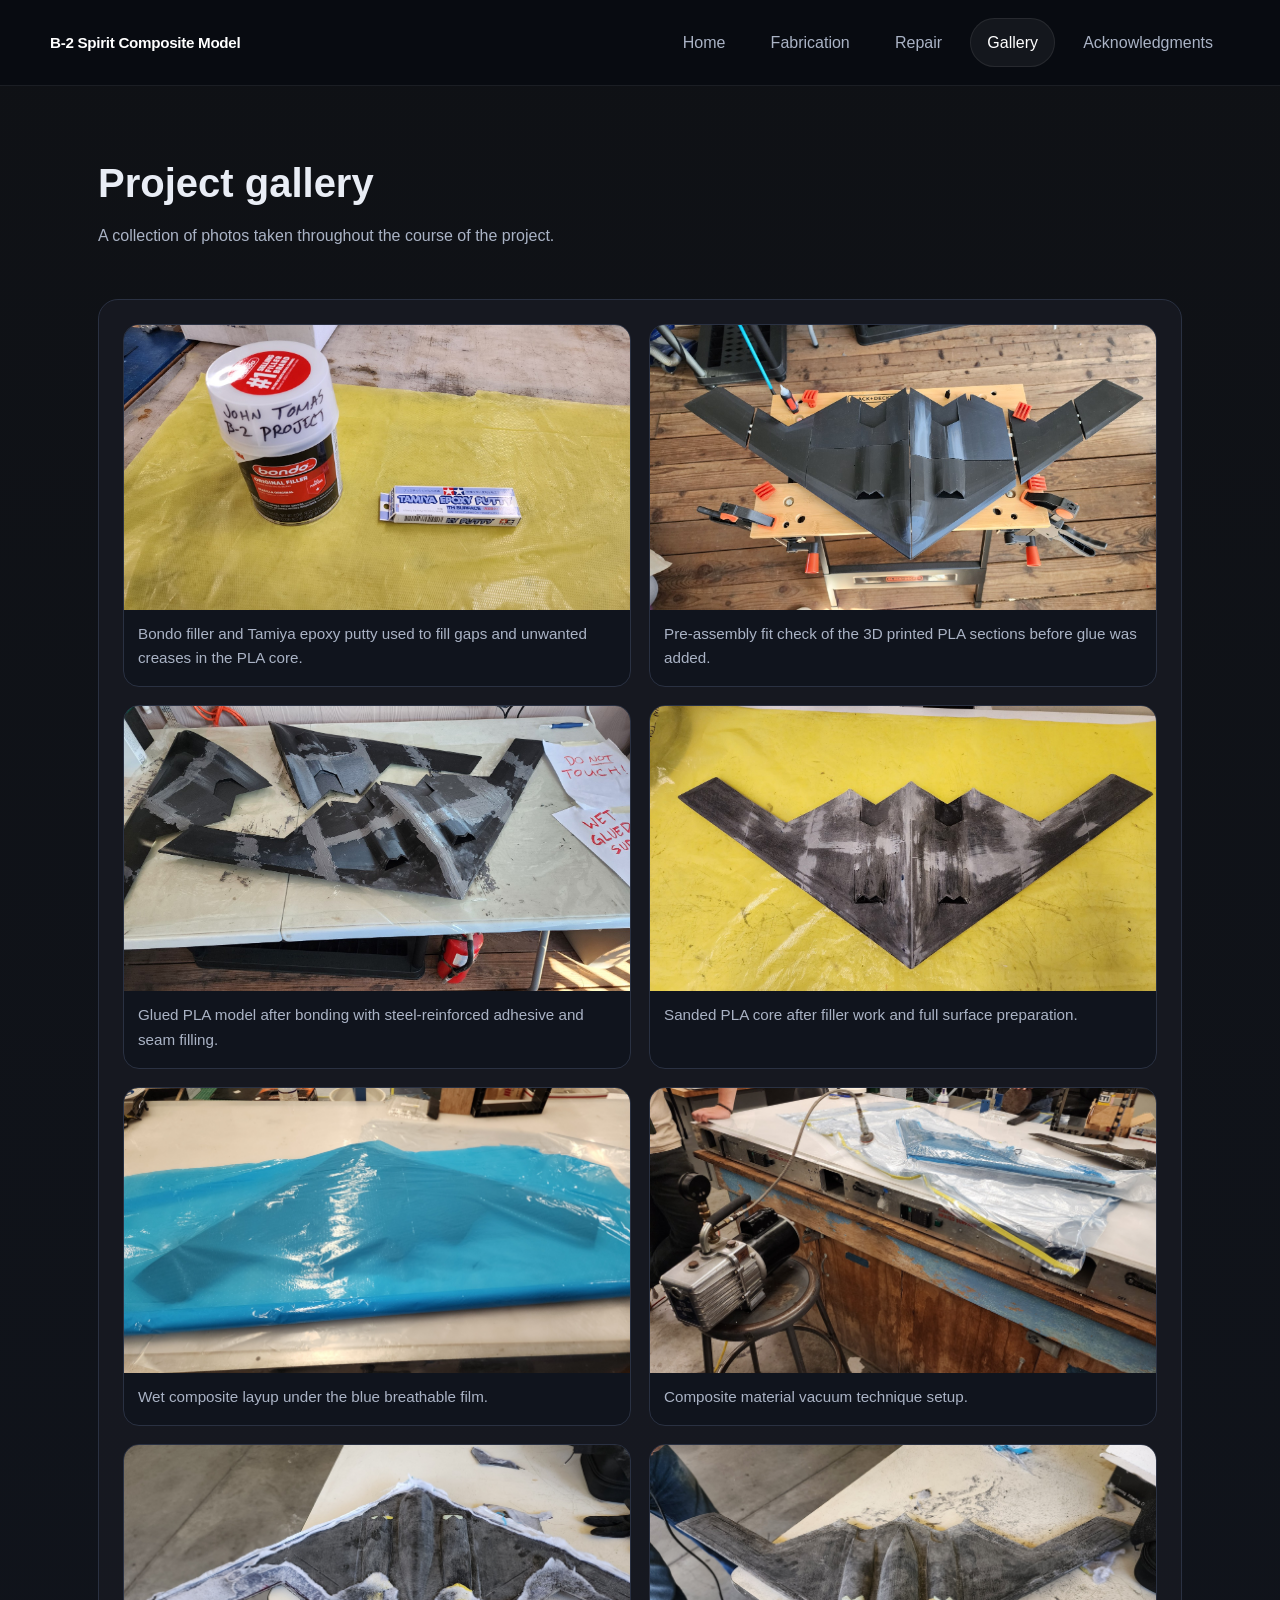
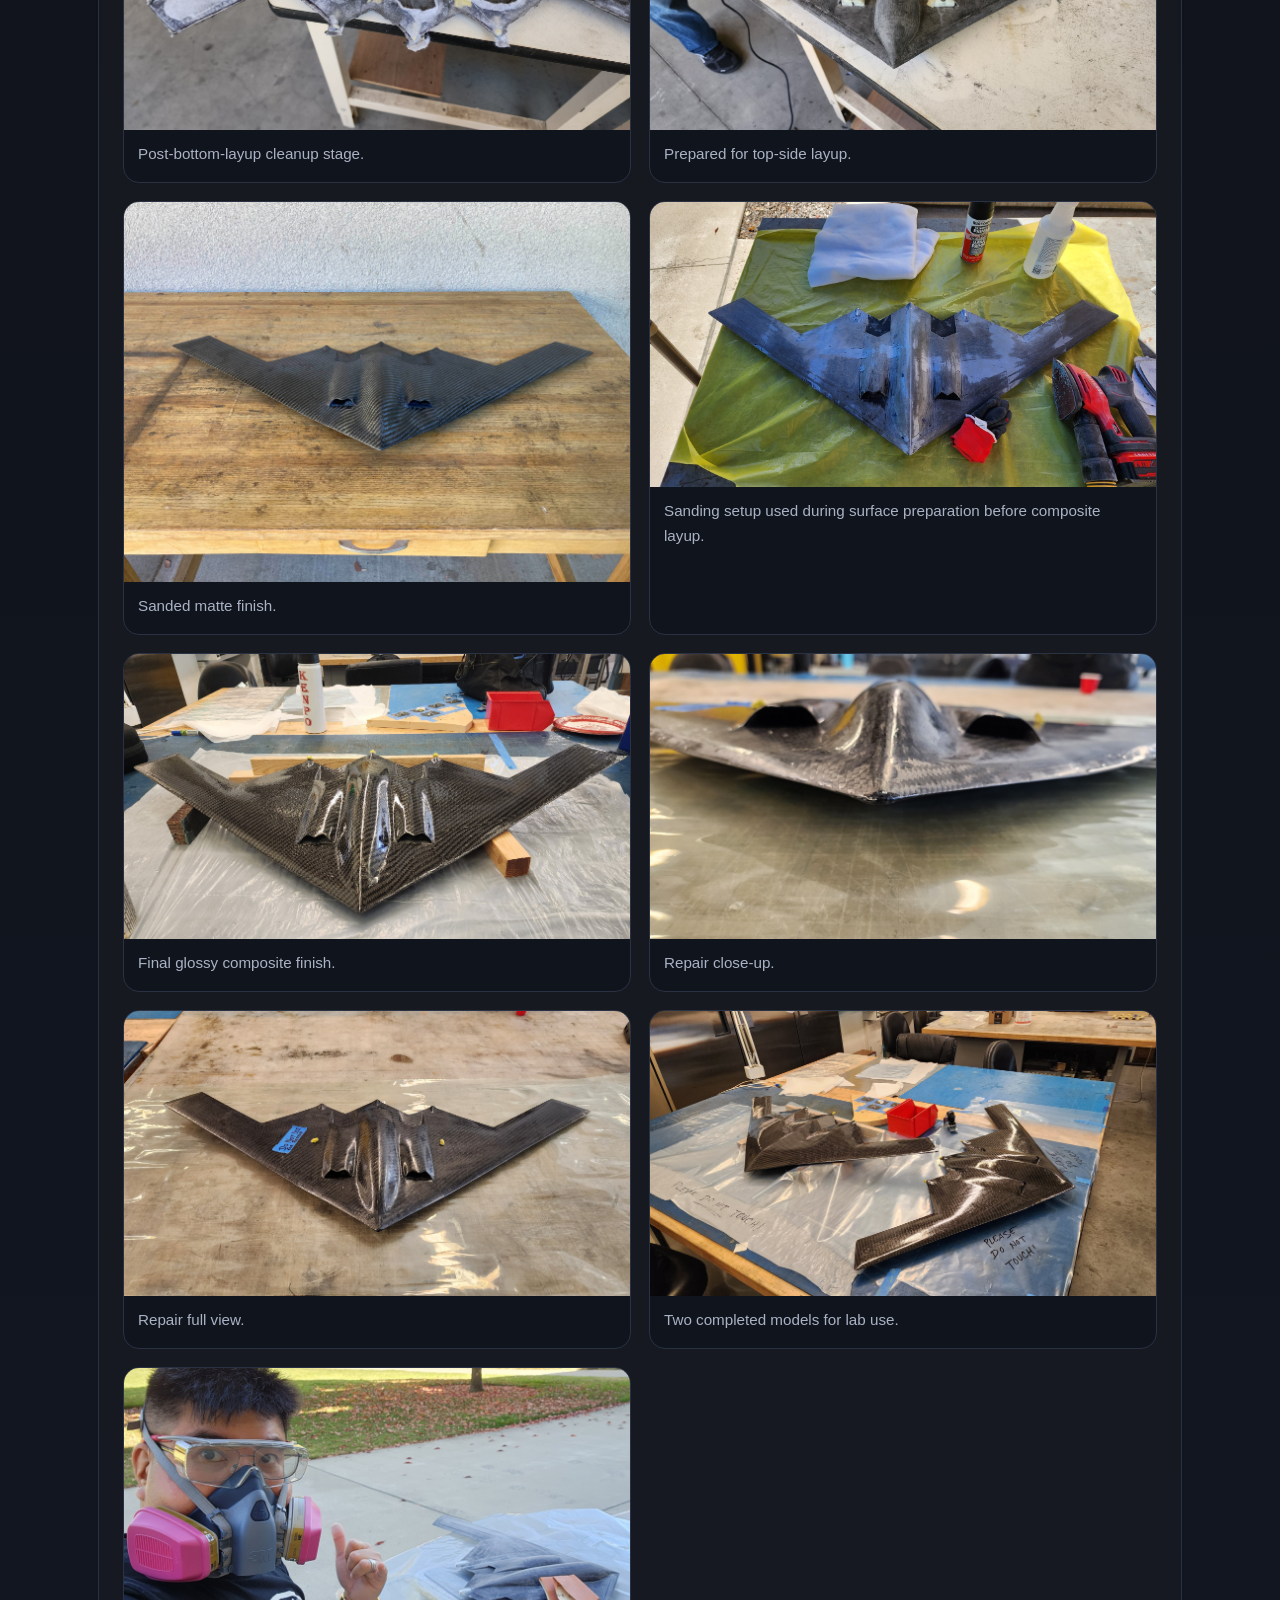
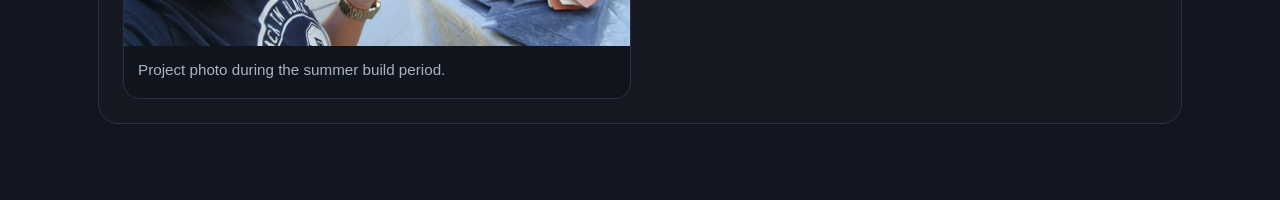
<file: gallery.html>
<!DOCTYPE html>
<html lang="en">
<head>
  <meta charset="UTF-8" />
  <meta name="viewport" content="width=device-width, initial-scale=1.0" />
  <title>B-2 Spirit Composite Model | Gallery</title>
  <link rel="stylesheet" href="style.css" />
</head>
<body>
  <header class="site-header">
    <div class="nav-wrap">
      <a class="brand" href="index.html">B-2 Spirit Composite Model</a>
      <nav aria-label="Main navigation">
        <ul>
          <li><a href="index.html">Home</a></li>
          <li><a href="fabrication.html">Fabrication</a></li>
          <li><a href="repair.html">Repair</a></li>
          <li><a class="active" href="gallery.html">Gallery</a></li>
          <li><a href="acknowledgments.html">Acknowledgments</a></li>
        </ul>
      </nav>
    </div>
  </header>

  <div class="page-intro">
    <h1>Project gallery</h1>
    <p>A collection of photos taken throughout the course of the project.</p>
  </div>

  <main>
    <section class="section gallery-grid">
      <div class="figure">
        <img src="assets/filler-materials.jpg" alt="Bondo filler and Tamiya epoxy putty used during PLA preparation" />
        <div class="caption">Bondo filler and Tamiya epoxy putty used to fill gaps and unwanted creases in the PLA core.</div>
      </div>

      <div class="figure">
        <img src="assets/pla-fit-check.jpg" alt="Pre-assembly fit check of 3D printed B-2 Spirit parts" />
        <div class="caption">Pre-assembly fit check of the 3D printed PLA sections before glue was added.</div>
      </div>

      <div class="figure">
        <img src="assets/glued-pla-model.jpg" alt="PLA B-2 Spirit model after bonding and filler work" />
        <div class="caption">Glued PLA model after bonding with steel-reinforced adhesive and seam filling.</div>
      </div>

      <div class="figure">
        <img src="assets/sanded-pla-core.jpg" alt="Sanded PLA core after full surface preparation" />
        <div class="caption">Sanded PLA core after filler work and full surface preparation.</div>
      </div>

      <div class="figure">
        <img src="assets/vacuum-blue-bag.jpg" alt="Vacuum bag over B-2 model" />
        <div class="caption">Wet composite layup under the blue breathable film.</div>
      </div>

      <div class="figure">
        <img src="assets/vacuum-pump.jpg" alt="Vacuum pump for composite layup" />
        <div class="caption">Composite material vacuum technique setup.</div>
      </div>

      <div class="figure">
        <img src="assets/post-bottom-cleanup-1.jpg" alt="Cleanup after first layup" />
        <div class="caption">Post-bottom-layup cleanup stage.</div>
      </div>

      <div class="figure">
        <img src="assets/post-bottom-cleanup-2.jpg" alt="Prepared for top-side layup" />
        <div class="caption">Prepared for top-side layup.</div>
      </div>

      <div class="figure">
        <img src="assets/matte-finish.jpg" alt="Sanded matte finish" />
        <div class="caption">Sanded matte finish.</div>
      </div>

      <div class="figure">
        <img src="assets/sanding-setup.jpg" alt="Sanding setup used during PLA core preparation" />
        <div class="caption">Sanding setup used during surface preparation before composite layup.</div>
      </div>

      <div class="figure">
        <img src="assets/final-gloss.jpg" alt="Final glossy carbon fiber model" />
        <div class="caption">Final glossy composite finish.</div>
      </div>

      <div class="figure">
        <img src="assets/repair-closeup.jpg" alt="Repair close up" />
        <div class="caption">Repair close-up.</div>
      </div>

      <div class="figure">
        <img src="assets/repair-full.jpg" alt="Repair full model" />
        <div class="caption">Repair full view.</div>
      </div>

      <div class="figure">
        <img src="assets/two-models.jpg" alt="Two completed models" />
        <div class="caption">Two completed models for lab use.</div>
      </div>

      <div class="figure">
        <img src="assets/project-selfie.jpg" alt="Project selfie with models" />
        <div class="caption">Project photo during the summer build period.</div>
      </div>
    </section>
  </main>
</body>
</html>
</file>
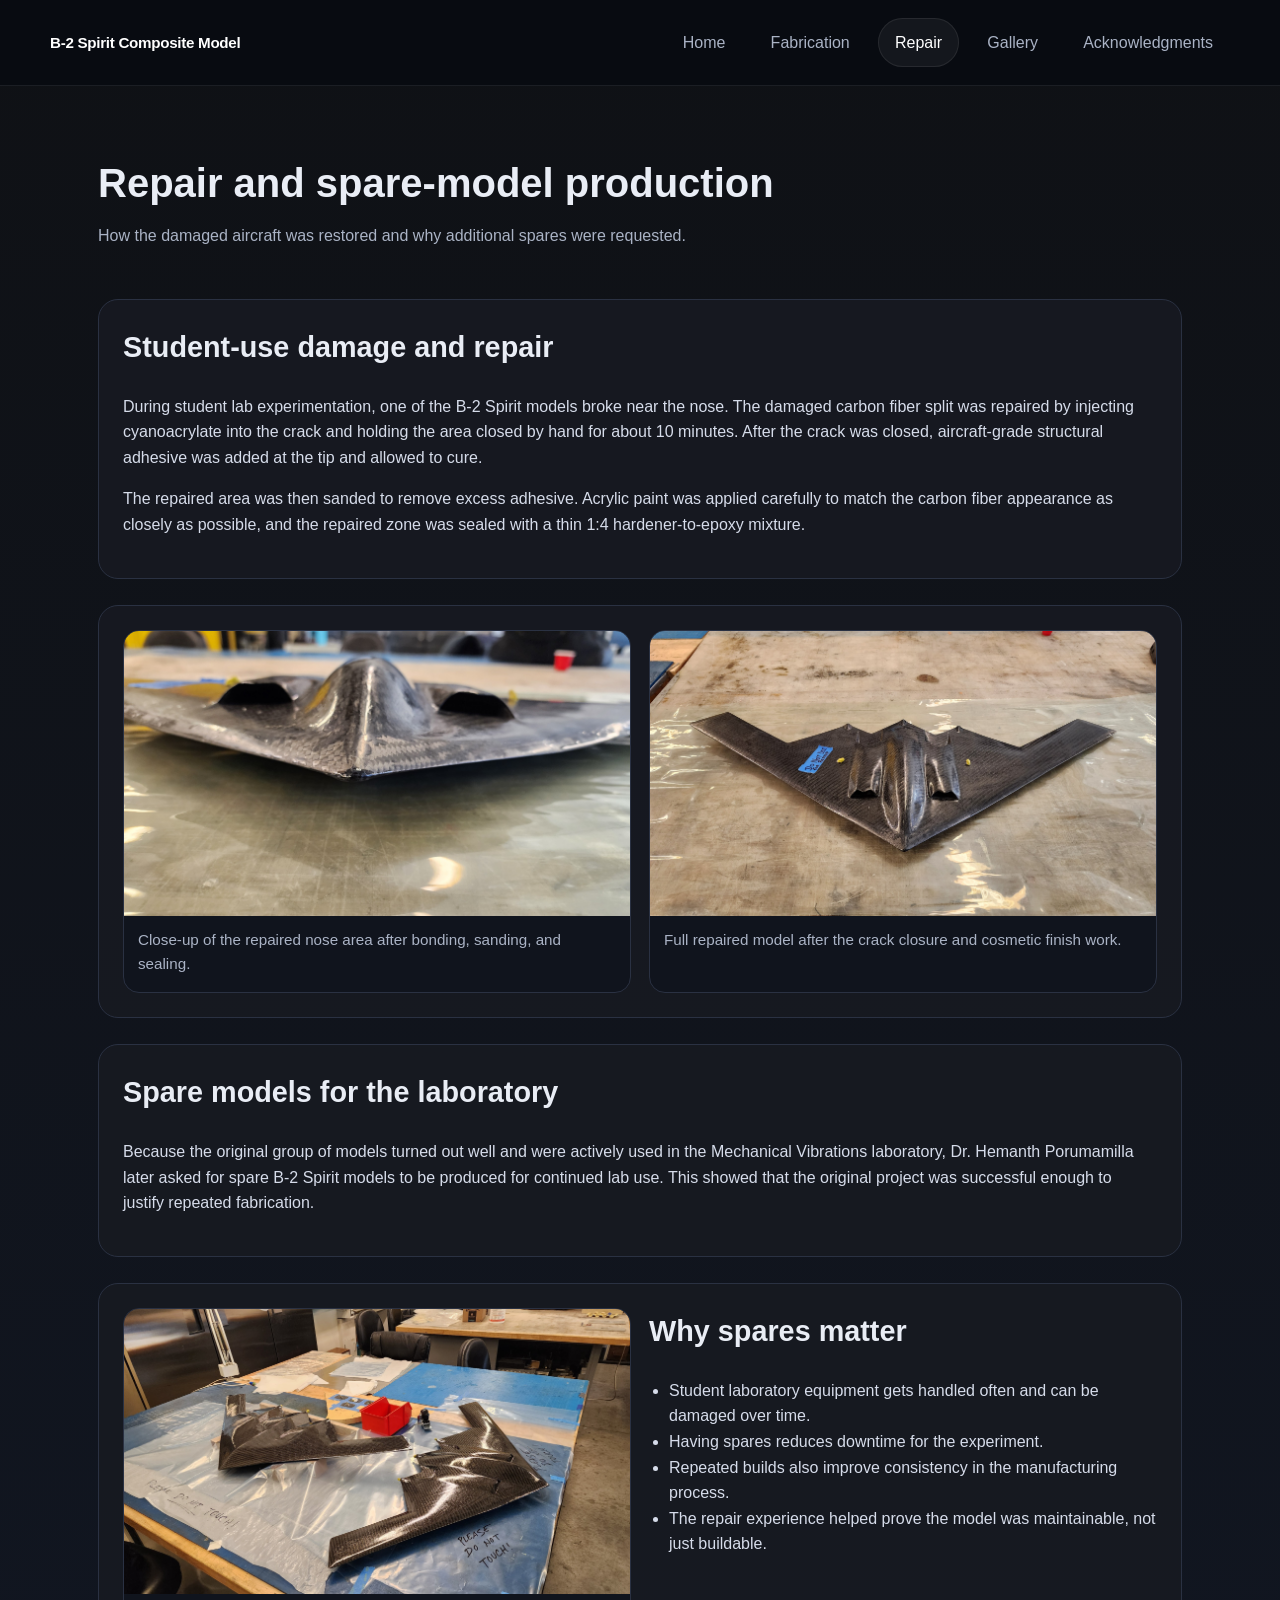
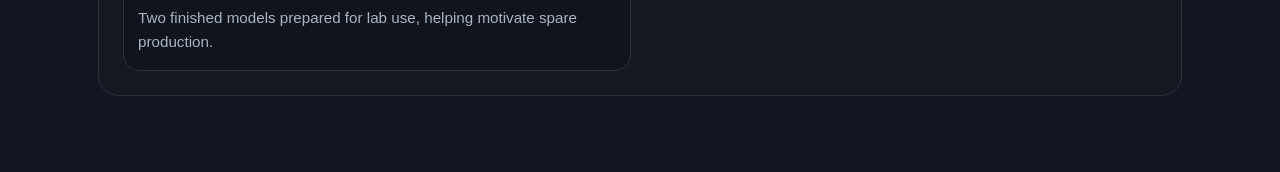
<file: repair.html>
<!DOCTYPE html>
<html lang="en">
<head>
  <meta charset="UTF-8" />
  <meta name="viewport" content="width=device-width, initial-scale=1.0" />
  <title>B-2 Spirit Composite Model | Repair</title>
  <link rel="stylesheet" href="style.css" />
</head>
<body>
  <header class="site-header">
    <div class="nav-wrap">
      <a class="brand" href="index.html">B-2 Spirit Composite Model</a>
      <nav aria-label="Main navigation">
        <ul>
          <li><a href="index.html">Home</a></li>
          <li><a href="fabrication.html">Fabrication</a></li>
          <li><a class="active" href="repair.html">Repair</a></li>
          <li><a href="gallery.html">Gallery</a></li>
          <li><a href="acknowledgments.html">Acknowledgments</a></li>
        </ul>
      </nav>
    </div>
  </header>

  <div class="page-intro">
    <h1>Repair and spare-model production</h1>
    <p>How the damaged aircraft was restored and why additional spares were requested.</p>
  </div>

  <main>
    <section class="section">
      <h2>Student-use damage and repair</h2>
      <p>
        During student lab experimentation, one of the B-2 Spirit models broke near the nose. The damaged carbon fiber split was repaired by injecting cyanoacrylate into the crack and holding the area closed by hand for about 10 minutes.
        After the crack was closed, aircraft-grade structural adhesive was added at the tip and allowed to cure.
      </p>
      <p>
        The repaired area was then sanded to remove excess adhesive. Acrylic paint was applied carefully to match the carbon fiber appearance as closely as possible, and the repaired zone was sealed with a thin 1:4 hardener-to-epoxy mixture.
      </p>
    </section>

    <section class="section grid-2">
      <div class="figure">
        <img src="assets/repair-closeup.jpg" alt="Close-up of repaired nose area" />
        <div class="caption">Close-up of the repaired nose area after bonding, sanding, and sealing.</div>
      </div>

      <div class="figure">
        <img src="assets/repair-full.jpg" alt="Full repaired B-2 Spirit model" />
        <div class="caption">Full repaired model after the crack closure and cosmetic finish work.</div>
      </div>
    </section>

    <section class="section">
      <h2>Spare models for the laboratory</h2>
      <p>
        Because the original group of models turned out well and were actively used in the Mechanical Vibrations laboratory,
        Dr. Hemanth Porumamilla later asked for spare B-2 Spirit models to be produced for continued lab use.
        This showed that the original project was successful enough to justify repeated fabrication.
      </p>
    </section>

    <section class="section grid-2">
      <div class="figure">
        <img src="assets/two-models.jpg" alt="Two completed B-2 Spirit models prepared for lab use" />
        <div class="caption">Two finished models prepared for lab use, helping motivate spare production.</div>
      </div>

      <div>
        <h2>Why spares matter</h2>
        <ul>
          <li>Student laboratory equipment gets handled often and can be damaged over time.</li>
          <li>Having spares reduces downtime for the experiment.</li>
          <li>Repeated builds also improve consistency in the manufacturing process.</li>
          <li>The repair experience helped prove the model was maintainable, not just buildable.</li>
        </ul>
      </div>
    </section>
  </main>
</body>
</html>
</file>
<file: style.css>
:root {
  --bg: #0f1115;
  --panel: #171a21;
  --panel-2: #1d2230;
  --text: #e9edf5;
  --muted: #aab3c5;
  --accent: #67b7ff;
  --accent-2: #8fe2ff;
  --border: #2a3142;
  --max: 1120px;
}

* { box-sizing: border-box; }
html { scroll-behavior: smooth; }
body {
  margin: 0;
  font-family: Arial, Helvetica, sans-serif;
  background: linear-gradient(180deg, #0f1115 0%, #111621 100%);
  color: var(--text);
  line-height: 1.6;
}

a { color: var(--accent); text-decoration: none; }
a:hover { text-decoration: underline; }

header.site-header {
  position: sticky;
  top: 0;
  z-index: 100;
  background: rgba(8, 11, 18, 0.92);
  backdrop-filter: blur(12px);
  border-bottom: 1px solid rgba(255,255,255,0.08);
}

.nav-wrap {
  width: min(1180px, calc(100% - 2rem));
  margin: 0 auto;
  display: flex;
  align-items: center;
  justify-content: space-between;
  padding: 18px 0;
  gap: 18px;
}

.brand {
  font-weight: 700;
  letter-spacing: -0.02em;
  color: #ffffff;
  font-size: 0.95rem;
  text-decoration: none;
  white-space: nowrap;
}

nav ul {
  margin: 0;
  padding: 0;
  list-style: none;
  display: flex;
  gap: 0.7rem;
  flex-wrap: wrap;
}

nav a {
  display: inline-flex;
  align-items: center;
  justify-content: center;
  padding: 0.68rem 1rem;
  border-radius: 999px;
  color: #aab3c5;
  border: 1px solid transparent;
  text-decoration: none;
  transition: 0.2s ease;
}

nav a.active,
nav a:hover {
  background: rgba(255,255,255,0.05);
  border-color: rgba(255,255,255,0.08);
  color: #ffffff;
  text-decoration: none;
}

.hero {
  max-width: var(--max);
  margin: 0 auto;
  padding: 56px 18px 28px;
  display: grid;
  grid-template-columns: 1.2fr 0.95fr;
  gap: 28px;
  align-items: center;
}

.hero-card,
.panel {
  background: rgba(23, 26, 33, 0.92);
  border: 1px solid var(--border);
  border-radius: 20px;
  overflow: hidden;
  box-shadow: 0 10px 24px rgba(0,0,0,0.22);
}

.hero-copy { padding: 28px; }
.hero-copy h1 {
  font-size: clamp(2rem, 4vw, 3.4rem);
  line-height: 1.08;
  margin: 0 0 14px;
}
.hero-copy p.lead {
  font-size: 1.08rem;
  color: var(--muted);
  margin: 0 0 18px;
}

.badges {
  display: flex;
  gap: 10px;
  flex-wrap: wrap;
  margin-bottom: 18px;
}
.badge {
  padding: 7px 12px;
  border-radius: 999px;
  background: #111a25;
  border: 1px solid var(--border);
  color: var(--accent-2);
  font-size: 0.92rem;
}

.button-row {
  display: flex;
  gap: 12px;
  flex-wrap: wrap;
}
.button {
  display: inline-block;
  padding: 11px 16px;
  border-radius: 12px;
  border: 1px solid var(--border);
  background: var(--panel-2);
  color: white;
}
.button.primary {
  background: linear-gradient(135deg, #256dff, #3da8ff);
  border-color: transparent;
}
.button:hover { text-decoration: none; filter: brightness(1.05); }

.hero-image img,
.figure img,
.gallery-grid img {
  width: 100%;
  display: block;
  height: auto;
}

main {
  max-width: var(--max);
  margin: 0 auto;
  padding: 0 18px 50px;
}

.section {
  margin: 26px 0;
  background: rgba(23, 26, 33, 0.92);
  border: 1px solid var(--border);
  border-radius: 20px;
  padding: 24px;
}
.section h2 {
  margin-top: 0;
  font-size: 1.8rem;
}
.section h3 { margin-bottom: 8px; }
.section p, .section li { color: #d6dcea; }
.section ul { padding-left: 20px; }

.grid-2, .grid-3 {
  display: grid;
  gap: 18px;
}
.grid-2 { grid-template-columns: repeat(2, minmax(0, 1fr)); }
.grid-3 { grid-template-columns: repeat(3, minmax(0, 1fr)); }

.figure {
  background: #10141d;
  border: 1px solid var(--border);
  border-radius: 16px;
  overflow: hidden;
}
.figure .caption {
  padding: 12px 14px 16px;
  color: var(--muted);
  font-size: 0.95rem;
}

.kpi-grid {
  display: grid;
  grid-template-columns: repeat(4, minmax(0, 1fr));
  gap: 14px;
}
.kpi {
  background: #111722;
  border: 1px solid var(--border);
  border-radius: 16px;
  padding: 16px;
}
.kpi .value {
  font-size: 1.6rem;
  font-weight: 700;
  margin-bottom: 6px;
}
.kpi .label { color: var(--muted); }

.page-intro {
  max-width: var(--max);
  margin: 0 auto;
  padding: 38px 18px 8px;
}
.page-intro h1 { margin-bottom: 8px; font-size: 2.5rem; }
.page-intro p { color: var(--muted); margin-top: 0; }

.gallery-grid {
  display: grid;
  grid-template-columns: repeat(2, minmax(0, 1fr));
  gap: 18px;
}

footer {
  max-width: var(--max);
  margin: 0 auto;
  padding: 18px;
  color: var(--muted);
}

.note {
  border-left: 4px solid var(--accent);
  padding: 12px 14px;
  background: #101722;
  border-radius: 10px;
}

.code-block {
  background: #0d1117;
  color: #d0e6ff;
  border: 1px solid var(--border);
  padding: 16px;
  border-radius: 12px;
  overflow-x: auto;
  white-space: pre-wrap;
  font-family: Consolas, Monaco, monospace;
  font-size: 0.95rem;
}

/* ===== Acknowledgment section only ===== */

.thanks-section {
  padding-top: 28px;
  padding-bottom: 30px;
}

.thanks-section .section-kicker,
.thanks-section .eyebrow,
.thanks-section .kicker {
  text-transform: uppercase;
  letter-spacing: 0.14em;
  font-size: 0.82rem;
  font-weight: 700;
  color: #ffc94d;
  margin-bottom: 14px;
}

.thanks-section h2,
.thanks-section .big-title {
  font-size: clamp(2.8rem, 5vw, 4.2rem);
  line-height: 1.02;
  letter-spacing: -0.04em;
  margin: 0 0 22px;
  color: #f3f6fb;
}

.thanks-section > p,
.thanks-section .lede,
.thanks-section .section-lead {
  max-width: 860px;
  font-size: 1.08rem;
  line-height: 1.75;
  color: #c9d3e3;
  margin: 0 0 26px;
}

.thanks-grid {
  display: grid;
  grid-template-columns: repeat(3, minmax(0, 1fr));
  gap: 22px;
  margin-top: 10px;
}

.thanks-card {
  background:
    radial-gradient(circle at top center, rgba(255,255,255,0.035), transparent 58%),
    linear-gradient(180deg, rgba(255,255,255,0.03), rgba(255,255,255,0.01));
  border: 1px solid rgba(255,255,255,0.08);
  border-radius: 26px;
  padding: 26px 26px 28px;
  min-height: 430px;
  box-shadow: 0 14px 32px rgba(0,0,0,0.24);
}

.thanks-card h3 {
  margin: 0 0 22px;
  font-size: clamp(1.65rem, 2.3vw, 2.2rem);
  line-height: 1.15;
  letter-spacing: -0.03em;
  color: #ffffff;
}

.thanks-role {
  color: #74c8ff;
  font-size: 0.95rem;
  font-weight: 700;
  line-height: 1.45;
  margin-bottom: 24px;
}

.thanks-card p {
  margin: 0;
  color: #eef3fb;
  font-size: 1.04rem;
  line-height: 1.85;
}

@media (max-width: 900px) {
  .hero, .grid-2, .grid-3, .gallery-grid, .kpi-grid {
    grid-template-columns: 1fr;
  }

  .nav-wrap {
    align-items: flex-start;
    flex-direction: column;
  }

  .thanks-grid {
    grid-template-columns: 1fr;
  }

  .thanks-card {
    min-height: unset;
  }
}
</file>
